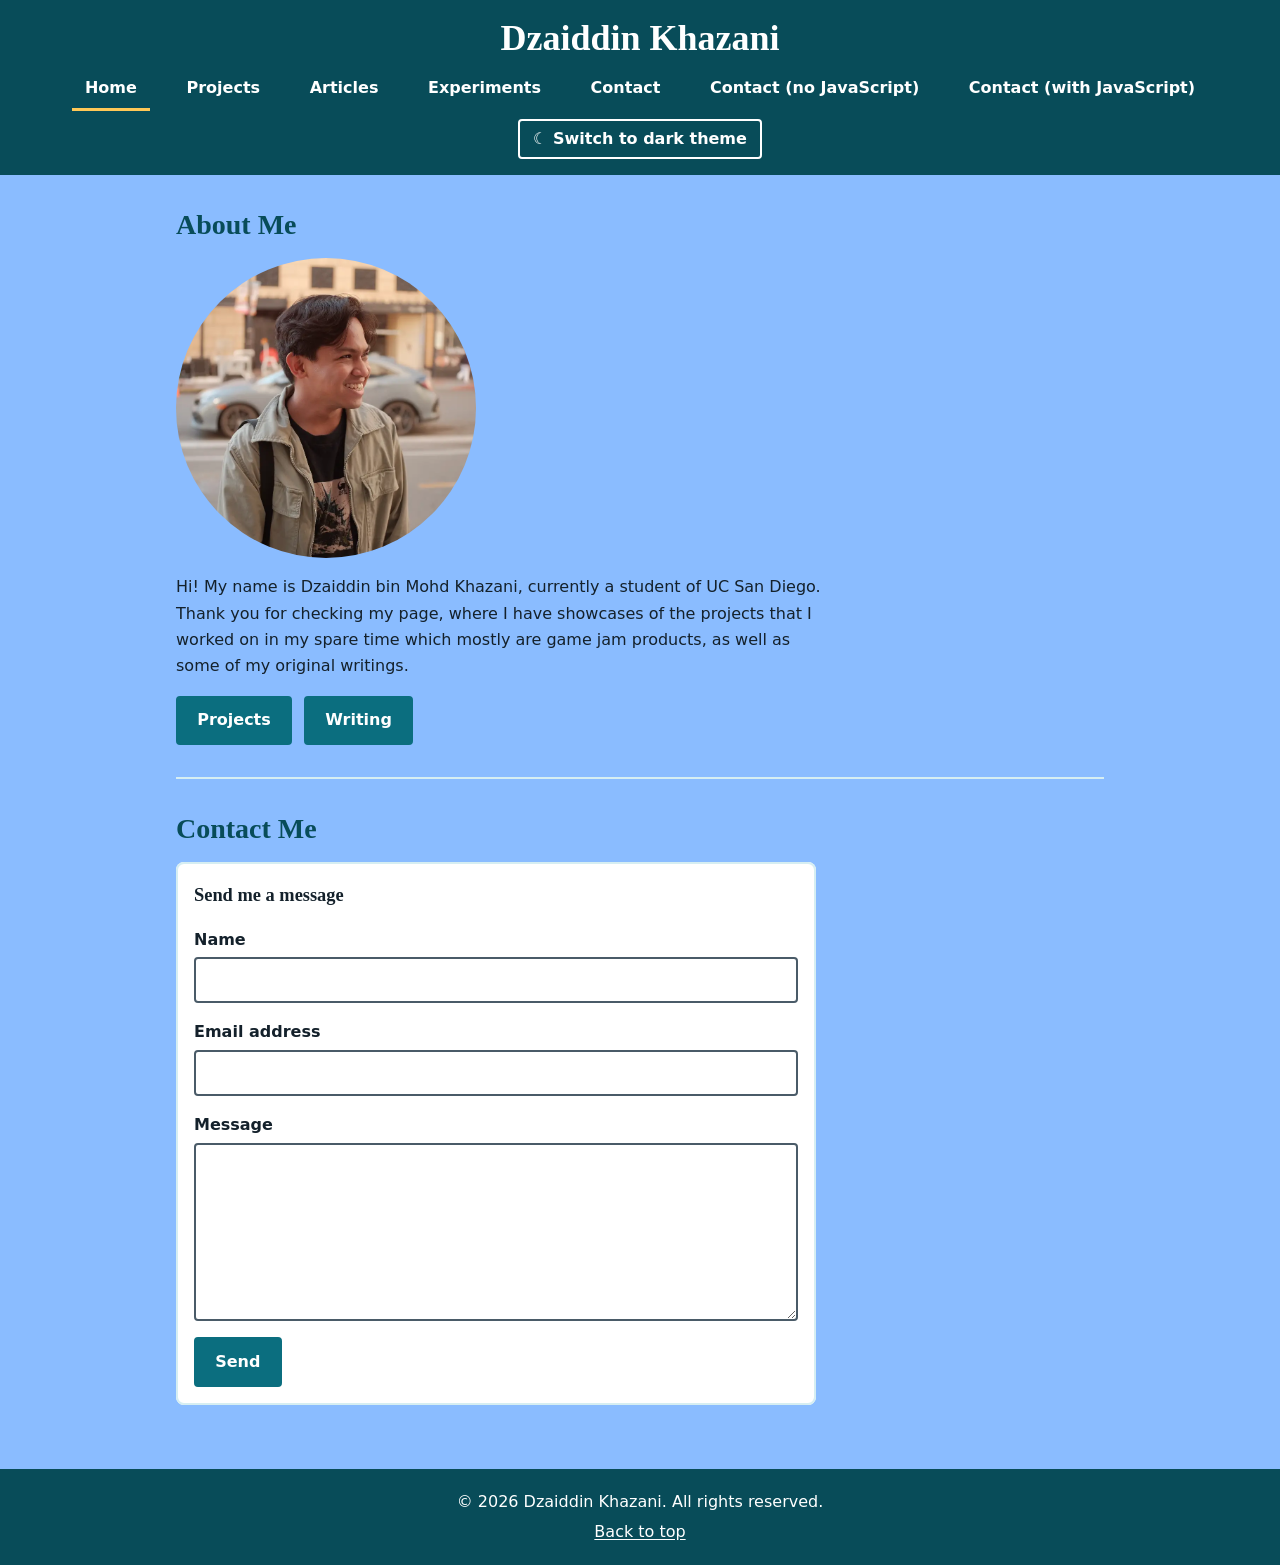
<file: index.html>
<!DOCTYPE html>
<html lang="en">
<head>
  <meta charset="utf-8">
  <meta name="viewport" content="width=device-width, initial-scale=1">
  <meta name="description" content="Portfolio of game projects and media articles.">
  <title>Homepage | Dzaiddin Khazani</title>
  <link rel="icon" href="images/favicon.svg" type="image/svg+xml">
  <link rel="stylesheet" href = "css/style.css">
  <script src="scripts/theme.js"></script>
</head>
<body>

  

  <header><h1>Dzaiddin Khazani</h1>

    <nav aria-label="Primary">
      <ul>
        <li><a href="index.html" aria-current="page">Home</a></li>
        <li><a href="projects/index.html">Projects</a></li>
        <li><a href="articles/index.html">Articles</a></li>
        <li><a href="experiments.html">Experiments</a></li>
        <li><a href="#contact">Contact</a></li>
        <li><a href="form-no-js.html">Contact (no JavaScript)</a></li>
        <li><a href="form-with-js.html">Contact (with JavaScript)</a></li>
      </ul>
    </nav>
  </header>

  <main id="main">

    <section id="about">
      <h2>About Me</h2>

      <picture>
        <source srcset="images/headshot.webp" type="image/webp">
        <img src="images/headshot.jpg" alt="Headshot of Dzaiddin" width="300" height="300">
      </picture>

      <p>
        Hi! My name is Dzaiddin bin Mohd Khazani, currently a student of UC San Diego. Thank you for checking my page, where I have showcases of the projects that I worked on in my spare time which mostly are game jam products, as well as some of my original writings.
      </p>

      <div role="group" aria-label="Explore my work">
        <button type="button">Projects</button>
        <button type="button">Writing</button>
      </div>

    </section>

    <section id="contact">
      <h2>Contact Me</h2>

      <form>
        <fieldset>
          <legend>Send me a message</legend>

          <p>
            <label for="contact-name">Name</label>
            <input type="text" id="contact-name" name="name" autocomplete="name" required>
          </p>

          <p>
            <label for="contact-email">Email address</label>
            <input type="email" id="contact-email" name="email" autocomplete="email" required>
          </p>

          <p>
            <label for="contact-message">Message</label>
            <textarea id="contact-message" name="message" rows="6" cols="40" required></textarea>
          </p>

          <button type="submit">Send</button>
        </fieldset>
      </form>
    </section>
  </main>


  <footer>
    <p>&copy; 2026 Dzaiddin Khazani. All rights reserved.</p>
    <p><a href="#main">Back to top</a></p>
  </footer>

</body>
</html>
</file>
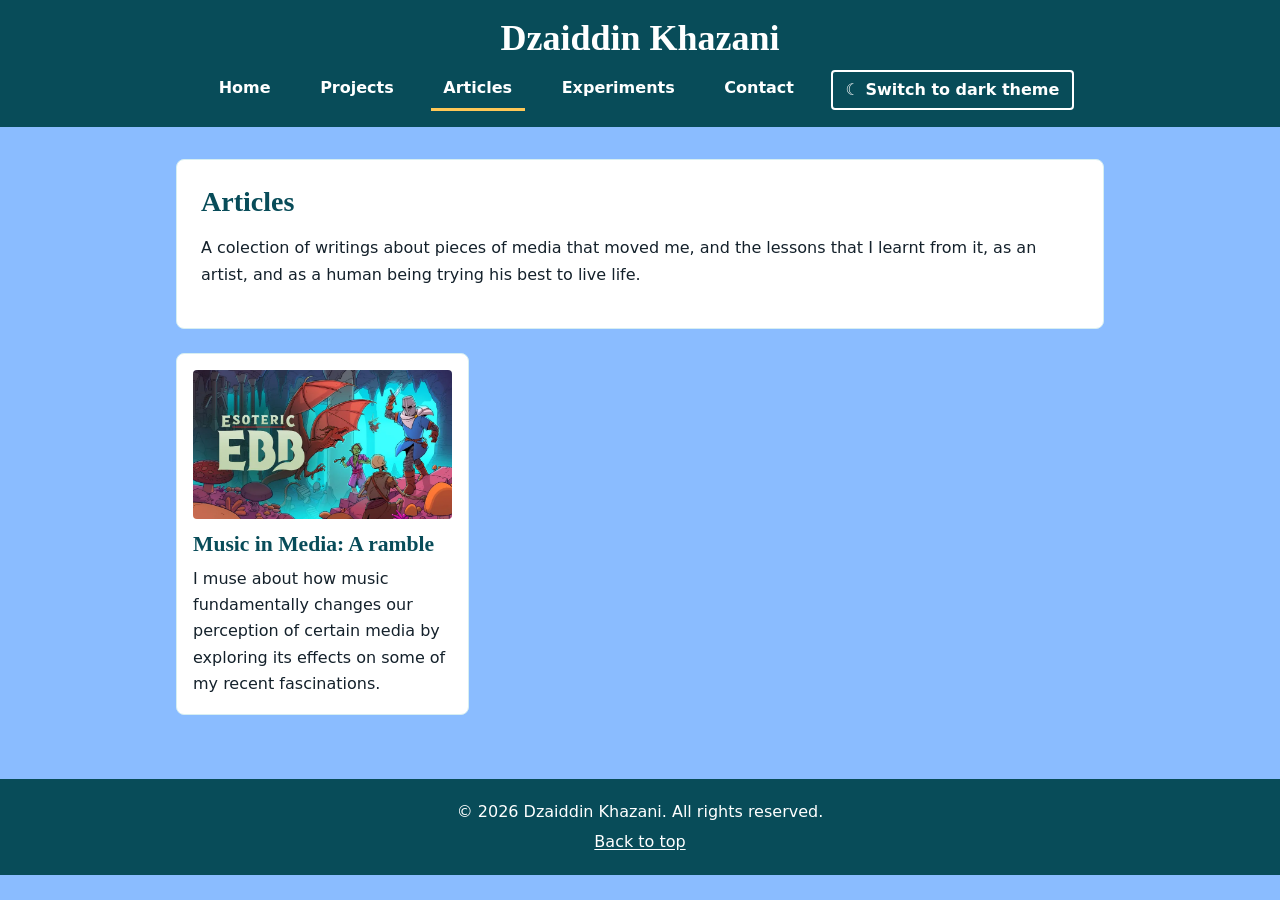
<file: articles/index.html>
<!DOCTYPE html>
<html lang="en">
<head>
  <meta charset="utf-8">
  <meta name="viewport" content="width=device-width, initial-scale=1">
  <meta name="description" content="A collection of my written articles.">
  <title>Articles | Dzaiddin Khazani</title>
  <link rel="icon" href="../images/favicon.svg" type="image/svg+xml">
  <link rel="stylesheet" href="../css/style.css">
  <script src="../scripts/theme.js"></script>
</head>
<body>


  <header>
    <h1>Dzaiddin Khazani</h1>

    <nav aria-label="Primary">
      <ul>
        <li><a href="../index.html">Home</a></li>
        <li><a href="../projects/index.html">Projects</a></li>
        <li><a href="index.html" aria-current="page">Articles</a></li>
        <li><a href="../experiments.html">Experiments</a></li>
        <li><a href="../index.html#contact">Contact</a></li>
      </ul>
    </nav>
  </header>

  <main id="main">
    <section class = "intro">
      <h2><strong>Articles</strong></h2>

      <p>
          A colection of writings about pieces of media that moved me, and the lessons
          that I learnt from it, as an artist, and as a human being trying his best to
          live life.
      </p>
    </section>

    <div class = "card-grid">

    <!-- Each card below points at the template for now; swap in real article pages as you write them -->
    <article class = "card">
      <a href="music-in-media.html">
        <img src="../images/music-in-media.webp" alt="Illustration for Article Title One" width="320" height="180" loading="lazy">
        <h3>Music in Media: A ramble</h3>
      </a>
      <p>I muse about how music fundamentally changes our perception of certain media by exploring its effects on some of my recent fascinations.</p>
    </article>

    </div>

  </main>



  <footer>
    <p>&copy; 2026 Dzaiddin Khazani. All rights reserved.</p>
    <p><a href="#main">Back to top</a></p>
  </footer>

</body>
</html>
</file>
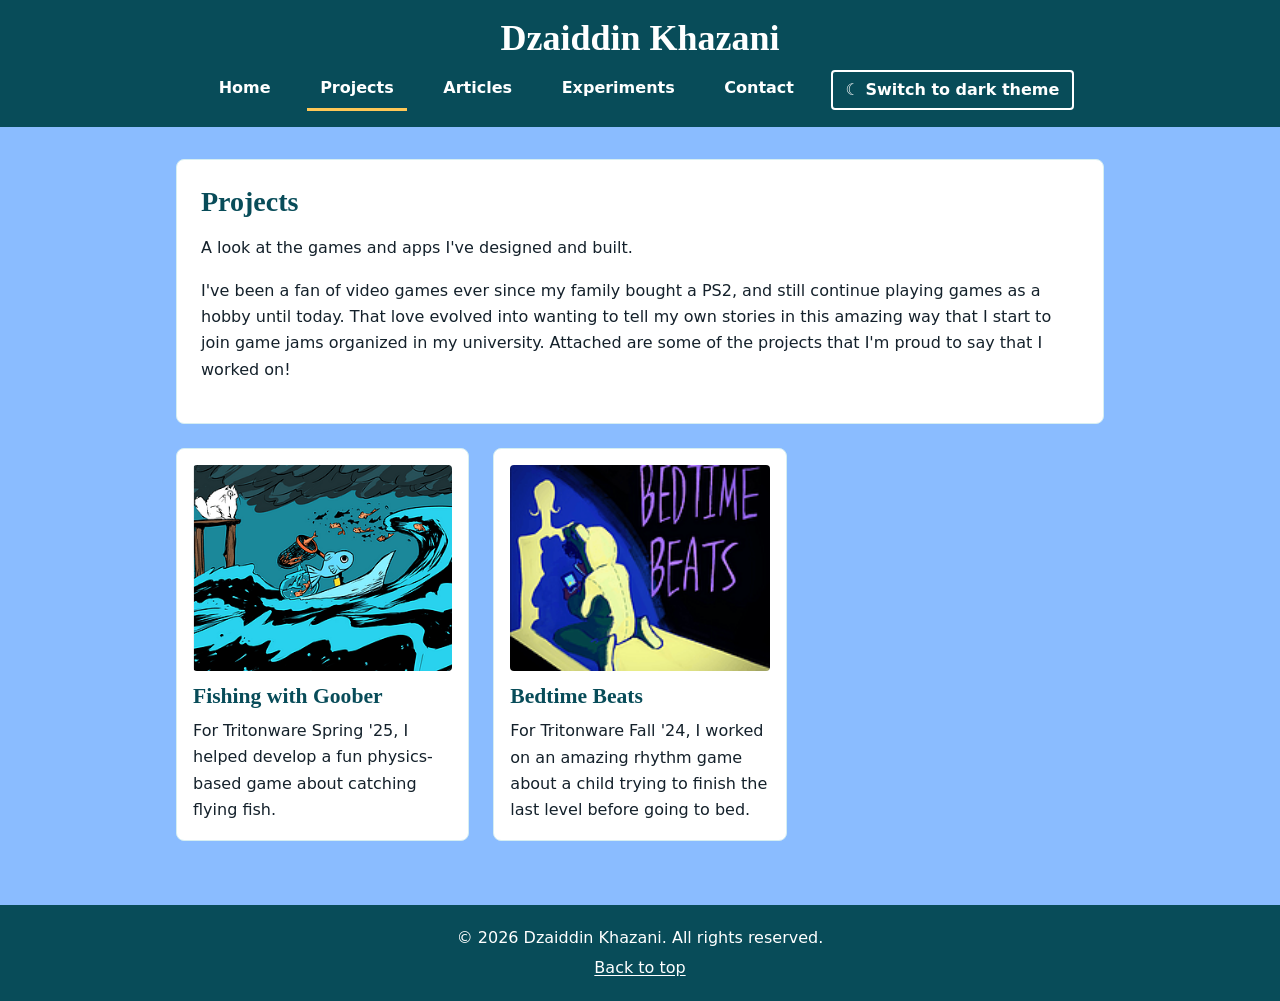
<file: projects/index.html>
<!DOCTYPE html>
<html lang="en">
<head>
  <meta charset="utf-8">
  <meta name="viewport" content="width=device-width, initial-scale=1">
  <meta name="description" content="A collection of my game and app projects.">
  <title>Projects | Dzaiddin Khazani</title>
  <link rel="icon" href="../images/favicon.svg" type="image/svg+xml">
  <link rel="stylesheet" href="../css/style.css">
  <script src="../scripts/theme.js"></script>
</head>

<body>


  <header>
    <h1>Dzaiddin Khazani</h1>

    <nav aria-label="Primary">
      <ul>
        <li><a href="../index.html">Home</a></li>
        <li><a href="index.html" aria-current="page">Projects</a></li>
        <li><a href="../articles/index.html">Articles</a></li>
        <li><a href="../experiments.html">Experiments</a></li>
        <li><a href="../index.html#contact">Contact</a></li>
      </ul>
    </nav>
  </header>

  <main id="main">
    <section class = "intro">
      <h2><strong>Projects</strong></h2>

      <p>A look at the games and apps I've designed and built.</p>

      <p>
        I've been a fan of video games ever since my family bought a PS2, and still continue playing
        games as a hobby until today. That love evolved into wanting to tell my own stories in
        this amazing way that I start to join game jams organized in my university. Attached are some
        of the projects that I'm proud to say that I worked on!
      </p>
    </section>

    <div class = "card-grid">

      <article class = "card">
        <a href="fishing-with-goober.html">
          <img src="../images/fishing-with-goober-thumb.png" alt="Screenshot of Fishing with Goober" width="320" height="180" loading="lazy">
          <h3>Fishing with Goober</h3>
        </a>
        <p>For Tritonware Spring '25, I helped develop a fun physics-based game about catching flying fish.</p>
      </article>

      <article class = "card">
        <a href="bedtime-beats.html">
          <img src="../images/bedtime-beats-thumb.png" alt="Screenshot of Bedtime Beats" width="320" height="180" loading="lazy">
          <h3>Bedtime Beats</h3>
        </a>
        <p>For Tritonware Fall '24, I worked on an amazing rhythm game about a child trying to finish the last level before going to bed.</p>
      </article>

  </div>

  </main>


  <footer>
    <p>&copy; 2026 Dzaiddin Khazani. All rights reserved.</p>
    <p><a href="#main">Back to top</a></p>
  </footer>

</body>
</html>
</file>
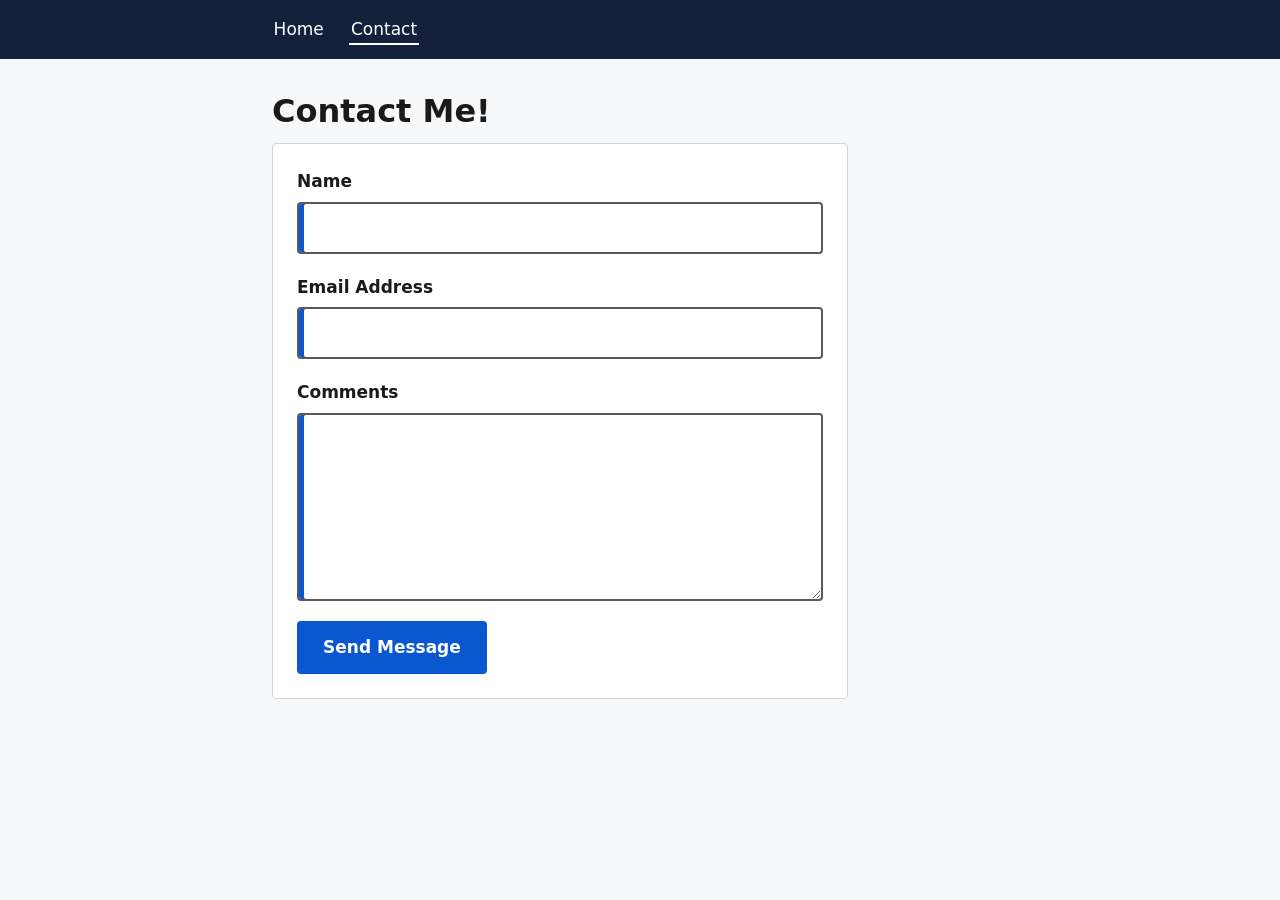
<file: form-no-js.html>
<!DOCTYPE html>
<html lang = "en">
<head>
    <meta charset="utf-8">
    <meta name="viewport" content = "width=device-width, initial-scale=1">
    <link rel="stylesheet" href="/css/part1.css">
    <title>
        Contact (No Javascript) | My Portfolio
    </title>
</head>
<body>
    <header>
        <nav aria-label="Main">
            <ul>
                <li> <a href="index.html">Home</a> </li>
                <li> <a href="form-no-js.html" aria-current="page">Contact</a></li>
            </ul>
        </nav>
    </header>

    <main>
        <h1>Contact Me!</h1>

        <form class = "contact-form" action="https://httpbin.org/post" method = "post">

            <div class = "form-field">
                <label for = "name">Name</label>
                <input type="text" id = "name" name ="name" autocomplete="name" required
                minlength ="1" maxlength="100">
            </div>

            <div class = "form-field">
                <label for="email">Email Address</label>
                <input type="email" id = "email" name = "email" autocomplete="email" required>
            </div>

            <div class = "form-field">
                <label for="comments">Comments</label>
                <textarea id = "comments" name="comments" rows="6" required minlength="10"
                maxlength="1000"></textarea>
            </div>

            <input type ="hidden" name="possible_bot" value="true">

            <button type="submit">Send Message</button>
        </form>
    </main>
</body>
</html>
</file>
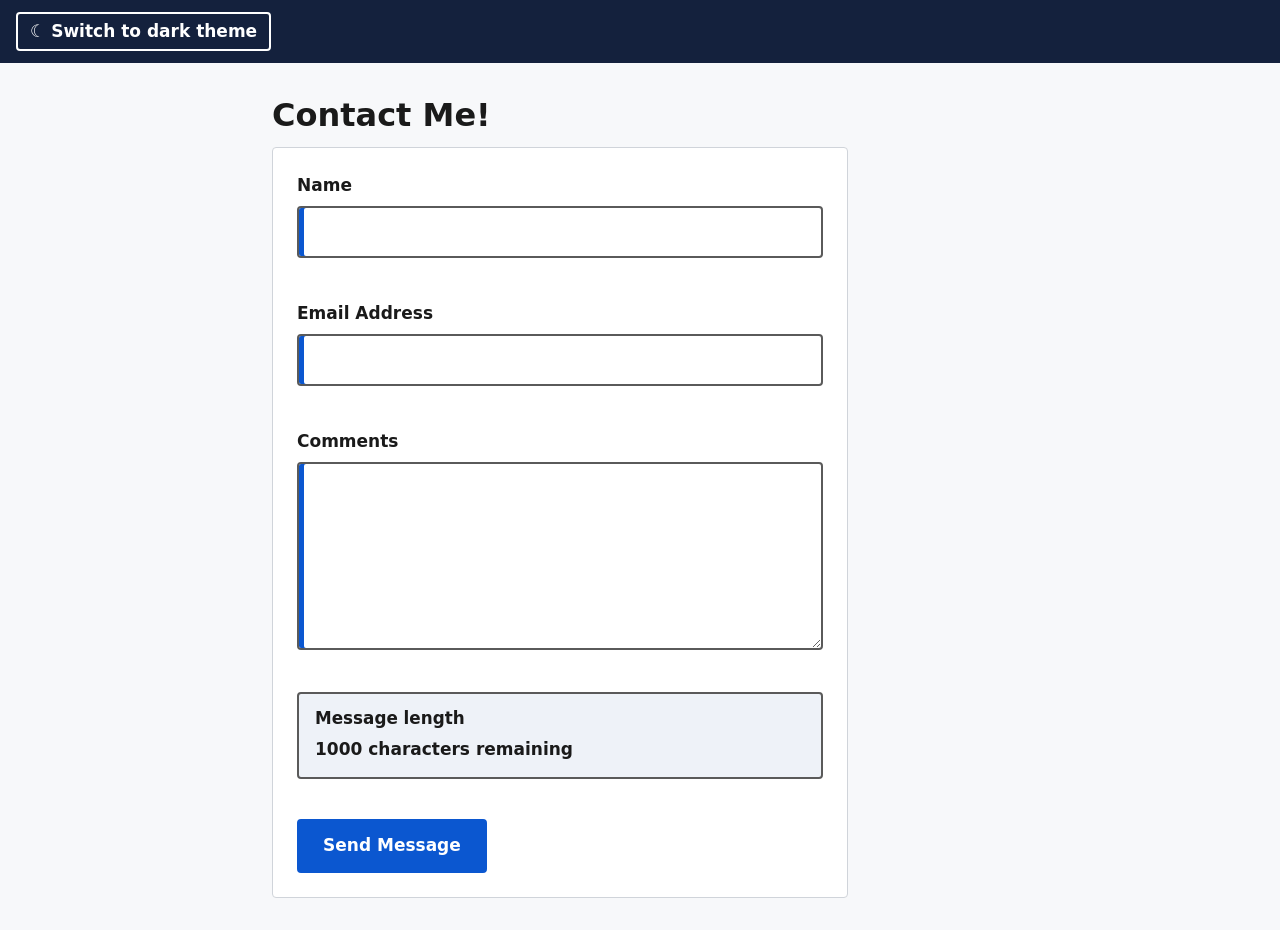
<file: form-with-js.html>
<!DOCTYPE html>
<html lang='en'>
<head>
    <meta charset="utf-8">
    <meta name="viewport" content = "width=device-width, initial-scale = 1">
    <title>Contact(With Javascript)</title>
    <link rel="stylesheet" href="css/part1.css">
    <script src = "/form.js" defer></script>
    <script src="scripts/theme.js"></script>
</head>
<body>
    <header>
        <nav aria-label="Main"></nav>
    </header>

    <main>
        <h1>Contact Me!</h1>

        <form class="contact-form" action="https://httpbin.org/post" method="post" aria aria-describedby="form-help">
            <div class = "form-field">
                <label for = "name">Name</label>
                <input type="text" id = "name" name ="name" autocomplete="name" required
                minlength ="1" maxlength="100">
                <p class = "field=error" id="name-error"></p>
            </div>

            <div class = "form-field">
                <label for="email">Email Address</label>
                <input type="email" id = "email" name = "email" autocomplete="email" required>
                <p class = "field=error" id="email-error"></p>
            </div>

            <div class = "form-field">
                <label for="comments">Comments</label>
                <textarea id = "comments" name="comments" rows="6" required minlength="10"
                maxlength="1000"></textarea>
                <p class = "field=error" id="comments-error"></p>
            </div>
        
            <section id="info-area" class="info-area js-only" aria-labelledby="info-heading"
            data-state="normal" hidden>
                
                <h2 id="info-heading">Message length</h2>
                <p id = "char-count" class ="char-count"></p>
                <p id = "length-warning" class="length-warning" role="status"></p>        
            </section>

            <div id="error-area" class="js-only" aria-live="polite" hidden >
                <div id = "error-panel" class="error-panel" hidden>
                    <h2 id="error-heading">Error detected. Please fix.</h2>
                    <ul id = "error-list"></ul>
                </div>
            </div>

            <input type ="hidden" name="possible_bot" value="true">

            <button type="submit">Send Message</button>
        </form>
    </main>
</body>
</html>
</file>
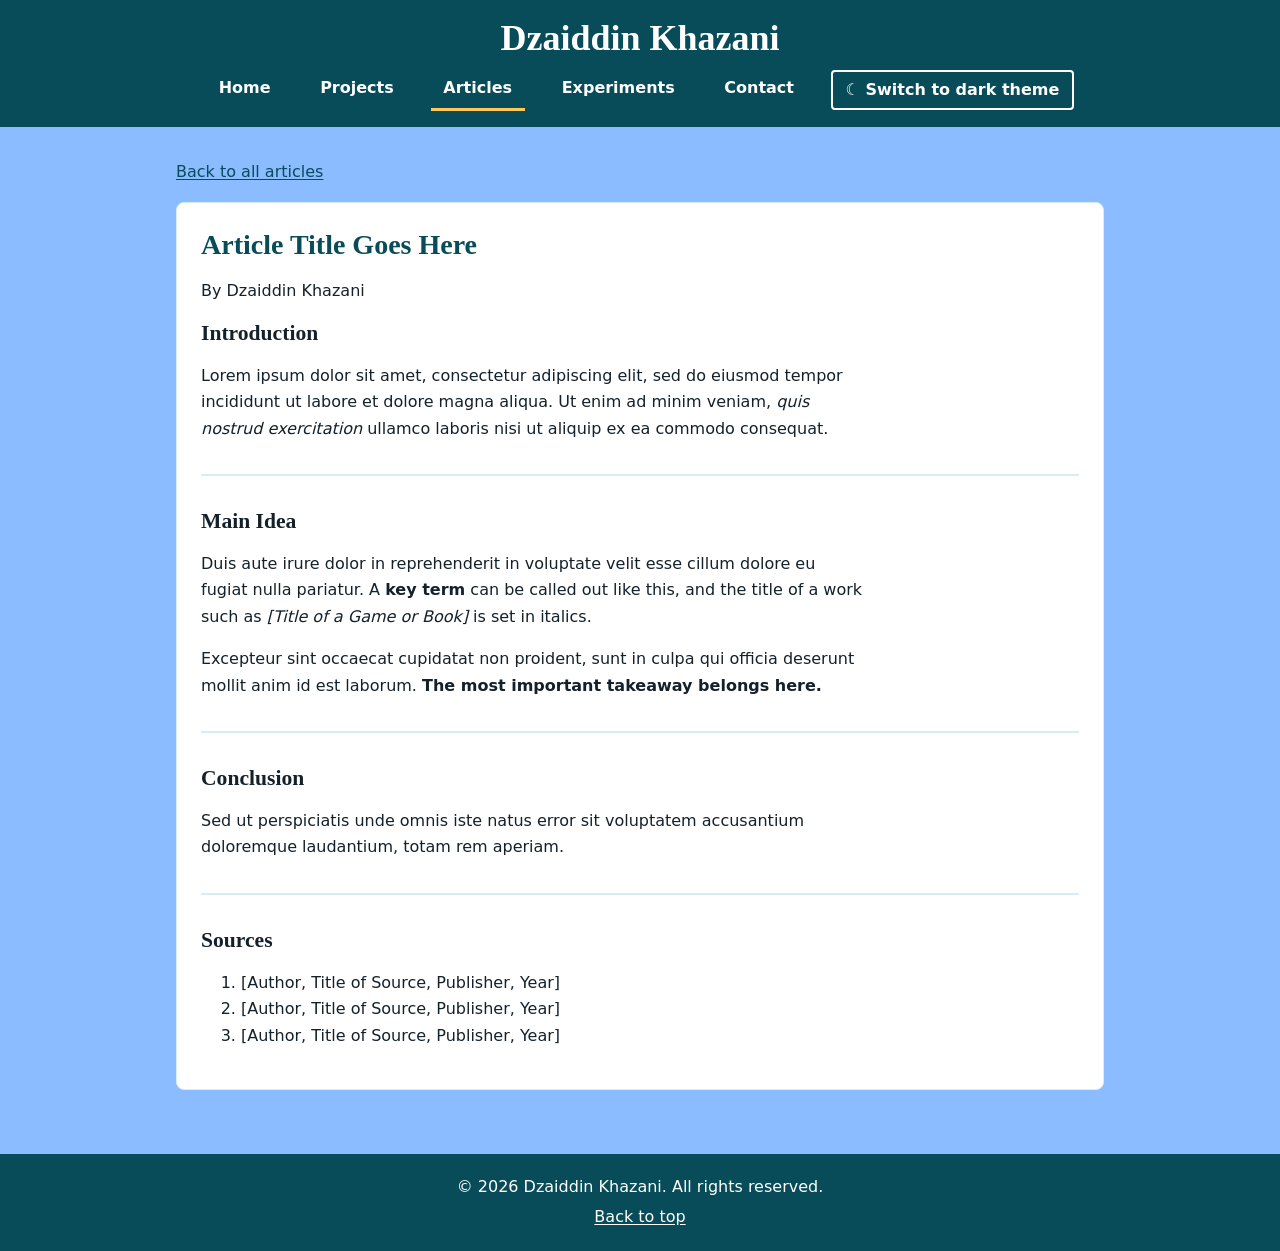
<file: articles/articles_template.html>
<!DOCTYPE html>
<html lang="en">
<head>
  <meta charset="utf-8">
  <meta name="viewport" content="width=device-width, initial-scale=1">
  <meta name="description" content="Article template: a reusable layout for my written pieces.">
  <title>[Article Title] | Dzaiddin Khazani</title>
  <link rel="icon" href="../images/favicon.svg" type="image/svg+xml">
  <link rel="stylesheet" href="../css/style.css">
  <script src="../scripts/theme.js"></script>
</head>
<body>


  <header>
    <h1>Dzaiddin Khazani</h1>

    <nav aria-label="Primary">
      <ul>
        <li><a href="../index.html">Home</a></li>
        <li><a href="../projects/index.html">Projects</a></li>
        <li><a href="index.html" aria-current="page">Articles</a></li>
        <li><a href="../experiments.html">Experiments</a></li>
        <li><a href="../index.html#contact">Contact</a></li>
      </ul>
    </nav>
  </header>

  <main id="main">
    <p><a href="index.html">Back to all articles</a></p>

    <article>
      <header>
        <h2>Article Title Goes Here</h2>
        <p>
          By Dzaiddin Khazani
        </p>
      </header>

      <section>
        <h3>Introduction</h3>
        <p>
          Lorem ipsum dolor sit amet, consectetur adipiscing elit, sed do
          eiusmod tempor incididunt ut labore et dolore magna aliqua. Ut enim
          ad minim veniam, <em>quis nostrud exercitation</em> ullamco laboris
          nisi ut aliquip ex ea commodo consequat.
        </p>
      </section>

      <section>
        <h3>Main Idea</h3>
        <p>
          Duis aute irure dolor in reprehenderit in voluptate velit esse
          cillum dolore eu fugiat nulla pariatur. A <b>key term</b> can be
          called out like this, and the title of a work such as
          <i>[Title of a Game or Book]</i> is set in italics.
        </p>
        <p>
          Excepteur sint occaecat cupidatat non proident, sunt in culpa qui
          officia deserunt mollit anim id est laborum.
          <strong>The most important takeaway belongs here.</strong>
        </p>
      </section>

      <section>
        <h3>Conclusion</h3>
        <p>
          Sed ut perspiciatis unde omnis iste natus error sit voluptatem
          accusantium doloremque laudantium, totam rem aperiam.
        </p>
      </section>

      <section>
        <h3>Sources</h3>
        <ol>
          <li>[Author, Title of Source, Publisher, Year]</li>
          <li>[Author, Title of Source, Publisher, Year]</li>
          <li>[Author, Title of Source, Publisher, Year]</li>
        </ol>
      </section>
    </article>
  </main>

  <footer>
    <p>&copy; 2026 Dzaiddin Khazani. All rights reserved.</p>
    <p><a href="#main">Back to top</a></p>
  </footer>

</body>
</html>
</file>
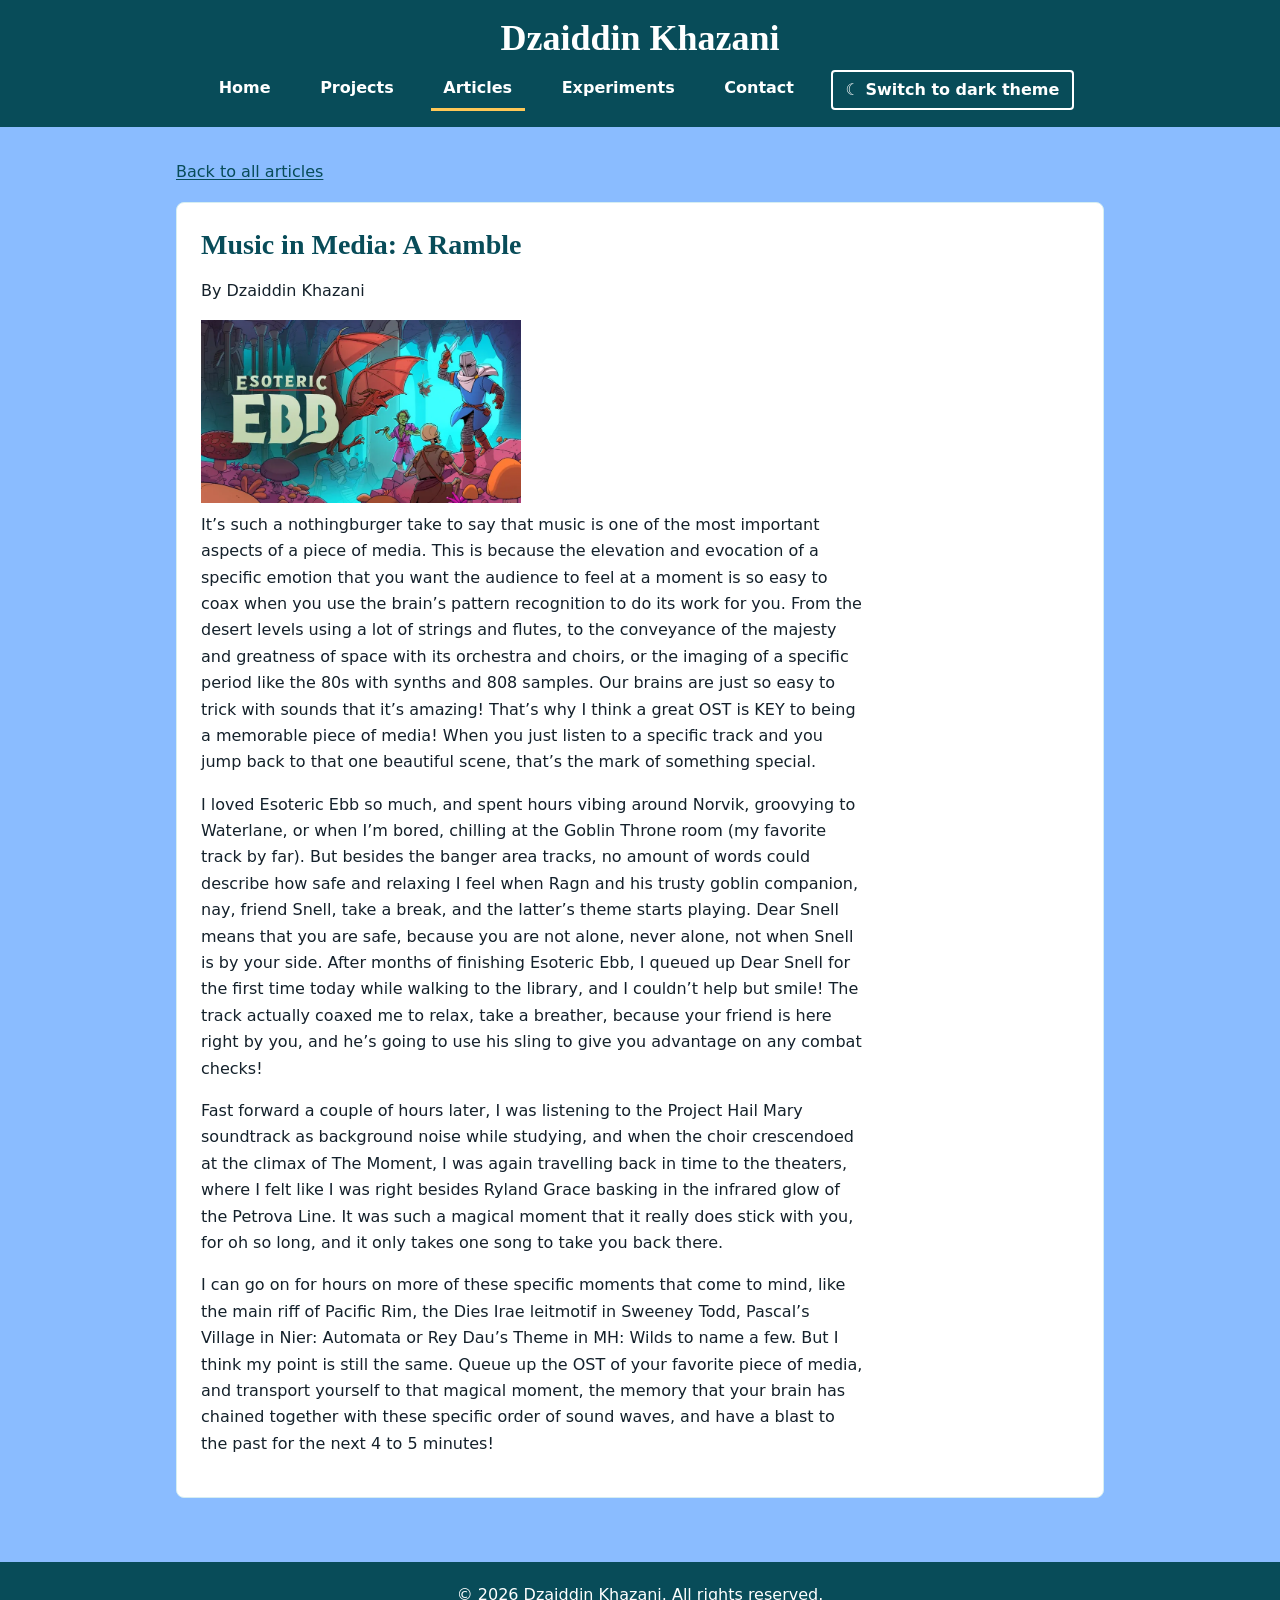
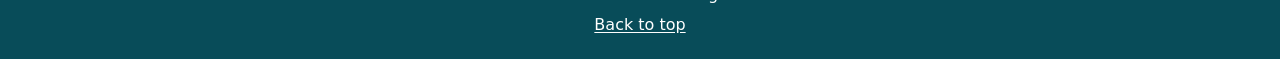
<file: articles/music-in-media.html>
<!DOCTYPE html>
<html lang="en">
<head>
  <meta charset="utf-8">
  <meta name="viewport" content="width=device-width, initial-scale=1">
  <meta name="description" content="Article template: a reusable layout for my written pieces.">
  <title>Music in Media | Dzaiddin Khazani</title>
  <link rel="icon" href="../images/favicon.svg" type="image/svg+xml">
  <link rel="stylesheet" href="../css/style.css">
  <script src="../scripts/theme.js"></script>
</head>
<body>


  <header>
    <h1>Dzaiddin Khazani</h1>

    <nav aria-label="Primary">
      <ul>
        <li><a href="../index.html">Home</a></li>
        <li><a href="../projects/index.html">Projects</a></li>
        <li><a href="index.html" aria-current="page">Articles</a></li>
        <li><a href="../experiments.html">Experiments</a></li>
        <li><a href="../index.html#contact">Contact</a></li>
      </ul>
    </nav>
  </header>

  <main id="main">
    <p><a href="index.html">Back to all articles</a></p>

    <article>
      <header>
        <h2>Music in Media: A Ramble</h2>
        <p>
          By Dzaiddin Khazani
        </p>
      </header>

      <img src="../images/music-in-media.webp" alt="Illustration for Article Title One" width="320" height="180" loading="lazy">

      <section>
        <div></div>
        <p>It’s such a nothingburger take to say that music is one of the most important aspects of a piece of media. This is because the elevation and evocation of a specific emotion that you want the audience to feel at a moment is so easy to coax when you use the brain’s pattern recognition to do its work for you. From the desert levels using a lot of strings and flutes, to the conveyance of the majesty and greatness of space with its orchestra and choirs, or the imaging of a specific period like the 80s with synths and 808 samples. Our brains are just so easy to trick with sounds that it’s amazing! That’s why I think a great OST is KEY to being a memorable piece of media! When you just listen to a specific track and you jump back to that one beautiful scene, that’s the mark of something special. </p>

        <p>I loved Esoteric Ebb so much, and spent hours vibing around Norvik, groovying to Waterlane, or when I’m bored, chilling at the Goblin Throne room (my favorite track by far). But besides the banger area tracks, no amount of words could describe how safe and relaxing I feel when Ragn and his trusty goblin companion, nay, friend Snell, take a break, and the latter’s theme starts playing. Dear Snell means that you are safe, because you are not alone, never alone, not when Snell is by your side. After months of finishing Esoteric Ebb, I queued up Dear Snell for the first time today while walking to the library, and I couldn’t help but smile! The track actually coaxed me to relax, take a breather, because your friend is here right by you, and he’s going to use his sling to give you advantage on any combat checks! </p>

        <p>Fast forward a couple of hours later, I was listening to the Project Hail Mary soundtrack as background noise while studying, and when the choir crescendoed at the climax of The Moment, I was again travelling back in time to the theaters, where I felt like I was right besides Ryland Grace basking in the infrared glow of the Petrova Line. It was such a magical moment that it really does stick with you, for oh so long, and it only takes one song to take you back there.</p>

        <p>I can go on for hours on more of these specific moments that come to mind, like the main riff of Pacific Rim, the Dies Irae leitmotif in Sweeney Todd, Pascal’s Village in Nier: Automata or Rey Dau’s Theme in MH: Wilds to name a few. But I think my point is still the same. Queue up the OST of your favorite piece of media, and transport yourself to that magical moment, the memory that your brain has chained together with these specific order of sound waves, and have a blast to the past for the next 4 to 5 minutes!</p>



        
      </section>
    </article>
  </main>

  <footer>
    <p>&copy; 2026 Dzaiddin Khazani. All rights reserved.</p>
    <p><a href="#main">Back to top</a></p>
  </footer>

</body>
</html>
</file>
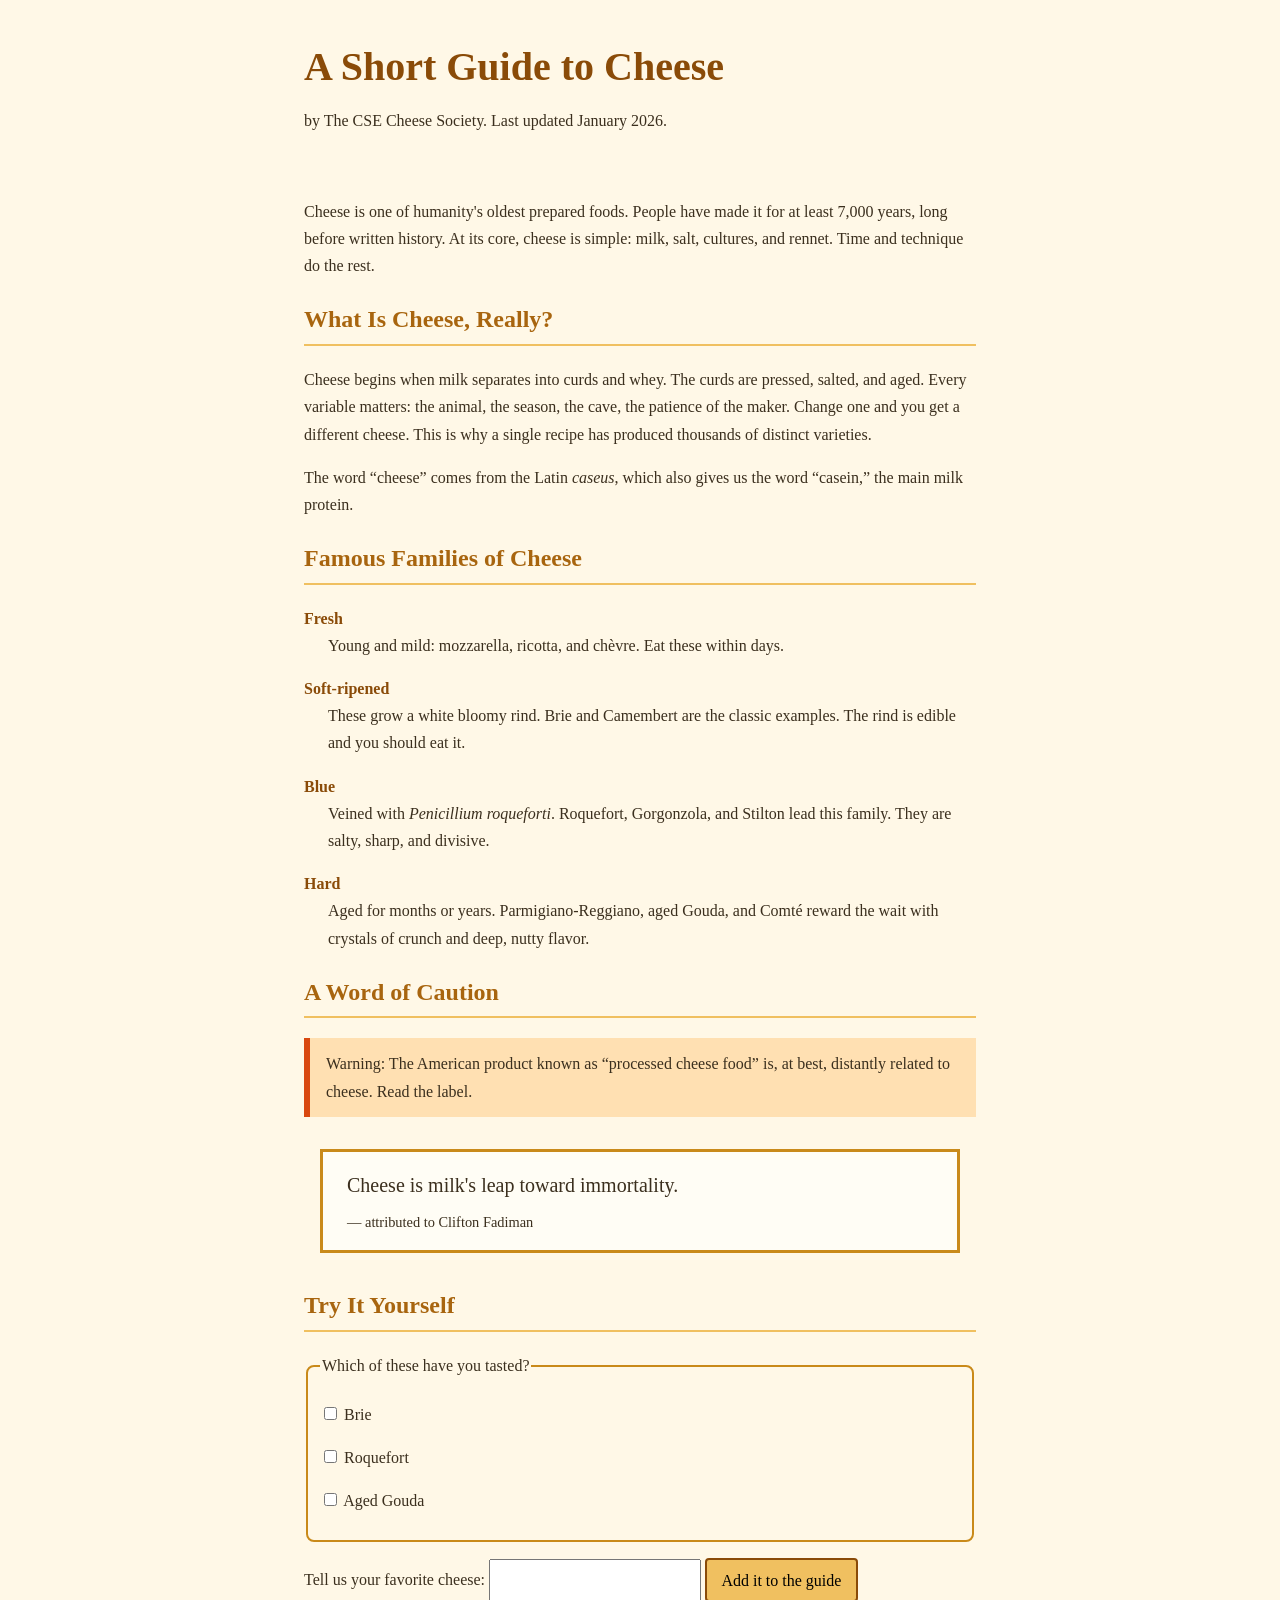
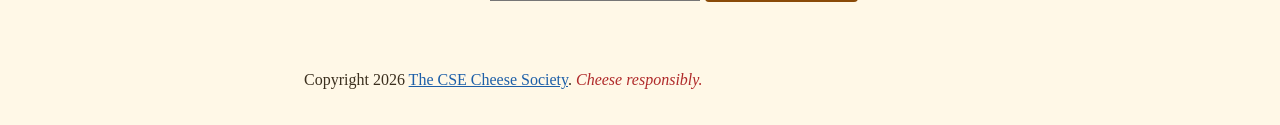
<file: part1/cheese.html>
<!DOCTYPE html>
<html lang="en">
<head>
  <meta charset="UTF-8">
  <meta name="viewport" content="width=device-width, initial-scale=1">
  <title>A Short Guide to Cheese</title>
  <link rel="stylesheet" href = "cheese.css">
</head>
<body>
  <header>
    <h1>A Short Guide to Cheese</h1>
    <p>by The CSE Cheese Society. Last updated <time datetime="2026-01">January 2026</time>.</p>
  </header>

  <main>
    <article>
      <p>Cheese is one of humanity's oldest prepared foods. People have made
      it for at least 7,000 years, long before written history. At its core,
      cheese is simple: milk, salt, cultures, and rennet. Time and technique
      do the rest.</p>

      <section>
        <h2>What Is Cheese, Really?</h2>
        <p>Cheese begins when milk separates into curds and whey. The curds
        are pressed, salted, and aged. Every variable matters: the animal,
        the season, the cave, the patience of the maker. Change one and you
        get a different cheese. This is why a single recipe has produced
        thousands of distinct varieties.</p>
        <p>The word <q>cheese</q> comes from the Latin
        <span class="latin" lang="la">caseus</span>, which also gives us the word
        <q>casein,</q> the main milk protein.</p>
      </section>

      <section>
        <h2>Famous Families of Cheese</h2>

        <dl>
          <dt>Fresh</dt>
          <dd>Young and mild: mozzarella, ricotta, and
          <span lang="fr">chèvre</span>. Eat these within days.</dd>

          <dt>Soft-ripened</dt>
          <dd>These grow a white bloomy rind. Brie and Camembert are the
          classic examples. The rind is edible and you should eat it.</dd>

          <dt>Blue</dt>
          <dd>Veined with <span class="latin" lang="la">Penicillium
          roqueforti</span>. Roquefort, Gorgonzola, and Stilton lead this
          family. They are salty, sharp, and divisive.</dd>

          <dt>Hard</dt>
          <dd>Aged for months or years. Parmigiano-Reggiano, aged Gouda,
          and <span lang="fr">Comté</span> reward the wait with crystals
          of crunch and deep, nutty flavor.</dd>
        </dl>
      </section>

      <section>
        <h2>A Word of Caution</h2>
        <p id="warning">Warning: The American product known as
        <q>processed cheese food</q> is, at best, distantly related to
        cheese. Read the label.</p>

        <blockquote>
          <p>Cheese is milk's leap toward immortality.</p>
          <footer>— attributed to Clifton Fadiman</footer>
        </blockquote>
      </section>

      <section>
        <h2>Try It Yourself</h2>
        <form>
          <fieldset>
            <legend>Which of these have you tasted?</legend>
            <p><input type="checkbox" id="c-brie" name="tasted" value="brie">
               <label for="c-brie">Brie</label></p>
            <p><input type="checkbox" id="c-roquefort" name="tasted" value="roquefort">
               <label for="c-roquefort">Roquefort</label></p>
            <p><input type="checkbox" id="c-gouda" name="tasted" value="gouda">
               <label for="c-gouda">Aged Gouda</label></p>
          </fieldset>
          <p>
            <label for="fav">Tell us your favorite cheese:</label>
            <input type="text" id="fav" name="favorite">
            <button type="submit">Add it to the guide</button>
          </p>
        </form>
      </section>
    </article>
  </main>
  <footer>
    <p>Copyright 2026 <a href="https://example.com/cheese-society">The CSE
    Cheese Society</a>. <em>Cheese responsibly.</em></p>
  </footer>
</body>
</html>
</file>
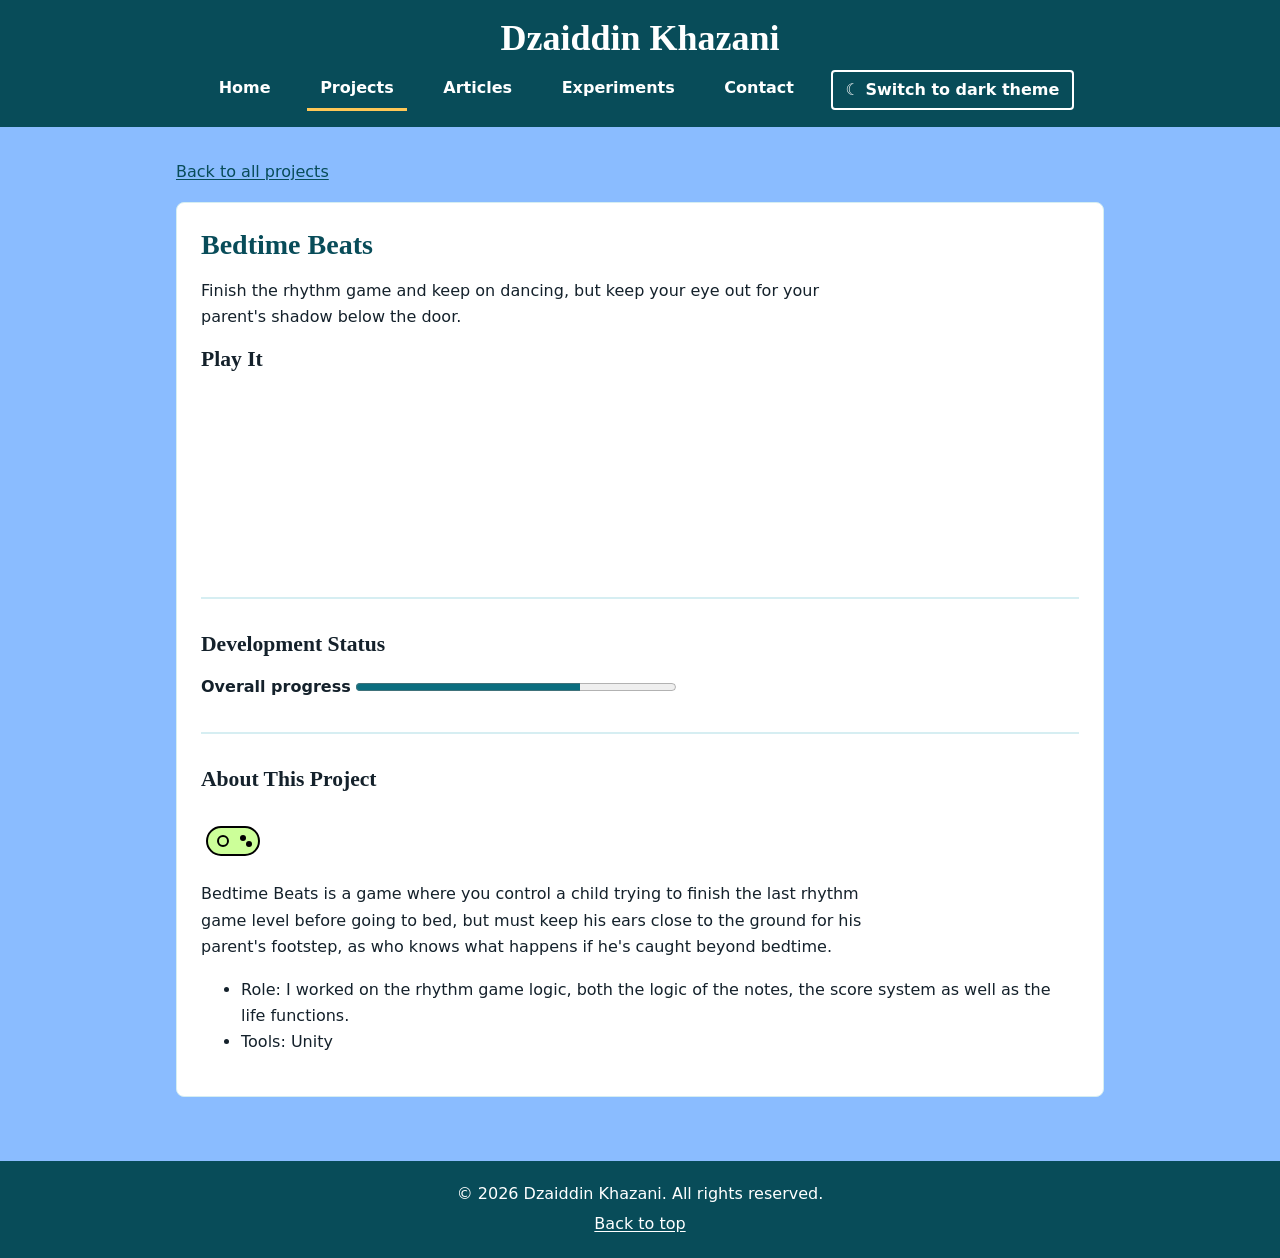
<file: projects/bedtime-beats.html>
<!DOCTYPE html>
<html lang="en">
<head>
  <meta charset="utf-8">
  <meta name="viewport" content="width=device-width, initial-scale=1">
  <meta name="description" content="Project template: a reusable layout for my project pages.">
  <title>Bedtime Beats | Dzaiddin Khazani</title>
  <link rel="icon" href="../images/favicon.svg" type="image/svg+xml">
  <link rel="stylesheet" href="../css/style.css">
  <script src="../scripts/theme.js"></script>
</head>
<body>


  <header>
    <h1>Dzaiddin Khazani</h1>

    <nav aria-label="Primary">
      <ul>
        <li><a href="../index.html">Home</a></li>
        <li><a href="index.html" aria-current="page">Projects</a></li>
        <li><a href="../articles/index.html">Articles</a></li>
        <li><a href="../experiments.html">Experiments</a></li>
        <li><a href="../index.html#contact">Contact</a></li>
      </ul>
    </nav>
  </header>

  <main id="main">
    <p><a href="index.html">Back to all projects</a></p>

    <article>
      <header>
        <h2>Bedtime Beats</h2>
        <p>Finish the rhythm game and keep on dancing, but keep your eye out for your parent's shadow below the door.</p>
      </header>

      <section>
        <h3>Play It</h3>
        <iframe height="167" width="552" frameborder="0" src="https://itch.io/embed/3056432"></iframe>

        <noscript>
          <p>JavaScript is needed to play the embedded demo. Please enable it or visit the itch.io page directly.</p>
        </noscript>
      </section>

      <section>
        <h3>Development Status</h3>
        <p>
          <label for="dev-progress">Overall progress</label>
          <progress id="dev-progress" value="70" max="100">70%</progress>
        </p>
      </section>

      <section>
        <h3>About This Project</h3>
        <svg width="64" height="64" viewBox="0 0 64 64" role="img" aria-labelledby="platform-icon-title">
          <title id="platform-icon-title">Game controller icon</title>
          <rect x="6" y="18" width="52" height="28" rx="14" fill="#ccff99" stroke="black" stroke-width="2"/>
          <circle cx="22" cy="32" r="5" fill="none" stroke="black" stroke-width="2"/>
          <circle cx="42" cy="29" r="3" fill="black"/>
          <circle cx="48" cy="35" r="3" fill="black"/>
        </svg>
        <p>
          Bedtime Beats is a game where you control a child trying to finish the last rhythm game level before going to bed, but must keep
          his ears close to the ground for his parent's footstep, as who knows what happens if he's caught beyond bedtime.
        </p>
        <ul>
          <li>Role: I worked on the rhythm game logic, both the logic of the notes, the score system as well as the life functions.</li>
          <li>Tools: Unity</li>
        </ul>
      </section>

    </article>
  </main>

  <footer>
    <p>&copy; 2026 Dzaiddin Khazani. All rights reserved.</p>
    <p><a href="#main">Back to top</a></p>
  </footer>

</body>
</html>
</file>
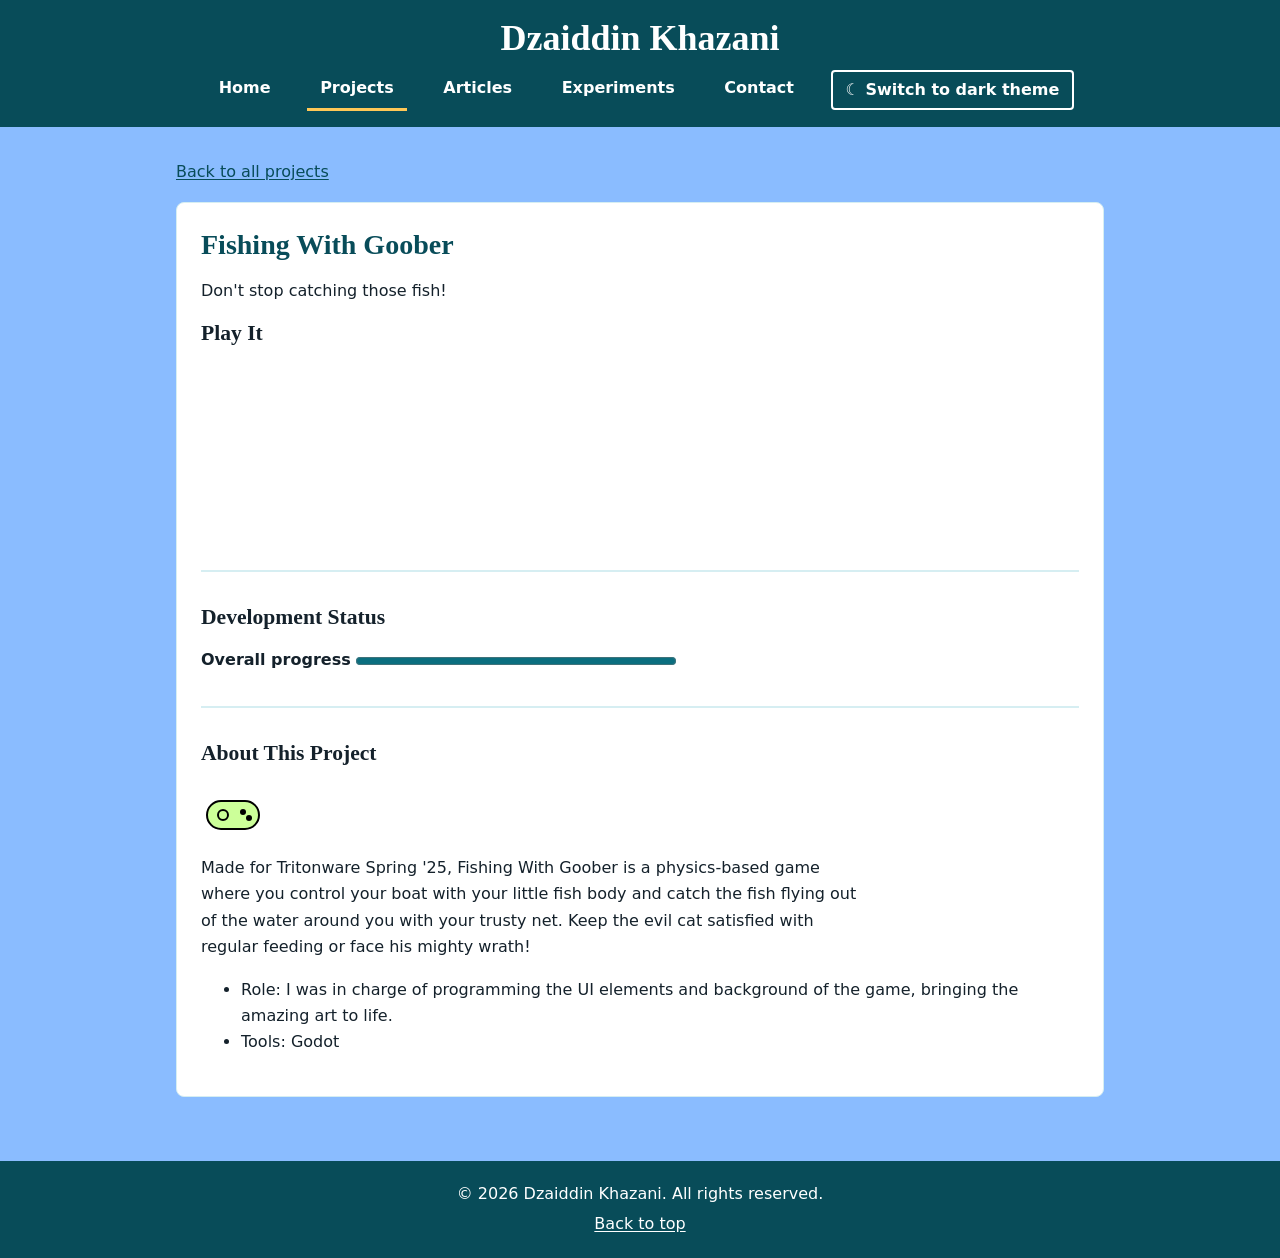
<file: projects/fishing-with-goober.html>
<!DOCTYPE html>
<html lang="en">
<head>
  <meta charset="utf-8">
  <meta name="viewport" content="width=device-width, initial-scale=1">
  <meta name="description" content="Project template: a reusable layout for my project pages.">
  <title>Fishing With Goober | Dzaiddin Khazani</title>
  <link rel="icon" href="../images/favicon.svg" type="image/svg+xml">
  <link rel="stylesheet" href="../css/style.css">
  <script src="../scripts/theme.js"></script>
</head>
<body>


  <header>
    <h1>Dzaiddin Khazani</h1>

    <nav aria-label="Primary">
      <ul>
        <li><a href="../index.html">Home</a></li>
        <li><a href="index.html" aria-current="page">Projects</a></li>
        <li><a href="../articles/index.html">Articles</a></li>
        <li><a href="../experiments.html">Experiments</a></li>
        <li><a href="../index.html#contact">Contact</a></li>
      </ul>
    </nav>
  </header>

  <main id="main">
    <p><a href="index.html">Back to all projects</a></p>

    <article>
      <header>
        <h2>Fishing With Goober</h2>
        <p> Don't stop catching those fish!
        </p>
      </header>

      <section>
        <h3>Play It</h3>
        <!-- Replace the src with the embed URL from your itch.io project page -->
        <iframe width="552" height="167" frameborder="0" src="https://itch.io/embed/3485278"></iframe>
        
        <noscript>
          <p>JavaScript is needed to play the embedded demo. Please enable it or visit the itch.io page directly.</p>
        </noscript>
      </section>

      <section>
        <h3>Development Status</h3>
        <p>
          <label for="dev-progress">Overall progress</label>
          <progress id="dev-progress" value="100" max="100">100%</progress>
        </p>
      </section>

      <section>
        <h3>About This Project</h3>
        <svg width="64" height="64" viewBox="0 0 64 64" role="img" aria-labelledby="platform-icon-title">
          <title id="platform-icon-title">Game controller icon</title>
          <rect x="6" y="18" width="52" height="28" rx="14" fill="#ccff99" stroke="black" stroke-width="2"/>
          <circle cx="22" cy="32" r="5" fill="none" stroke="black" stroke-width="2"/>
          <circle cx="42" cy="29" r="3" fill="black"/>
          <circle cx="48" cy="35" r="3" fill="black"/>
        </svg>
        <p>
          Made for Tritonware Spring '25, Fishing With Goober is a physics-based game where you control your boat with your little fish
          body and catch the fish flying out of the water around you with your trusty net. Keep the evil cat satisfied with regular feeding
          or face his mighty wrath!
        </p>
        <ul>
          <li>Role: I was in charge of programming the UI elements and background of the game, bringing the amazing art to life.</li>
          <li>Tools: Godot</li>
        </ul>
      </section>

    </article>
  </main>

  <footer>
    <p>&copy; 2026 Dzaiddin Khazani. All rights reserved.</p>
    <p><a href="#main">Back to top</a></p>
  </footer>

</body>
</html>
</file>
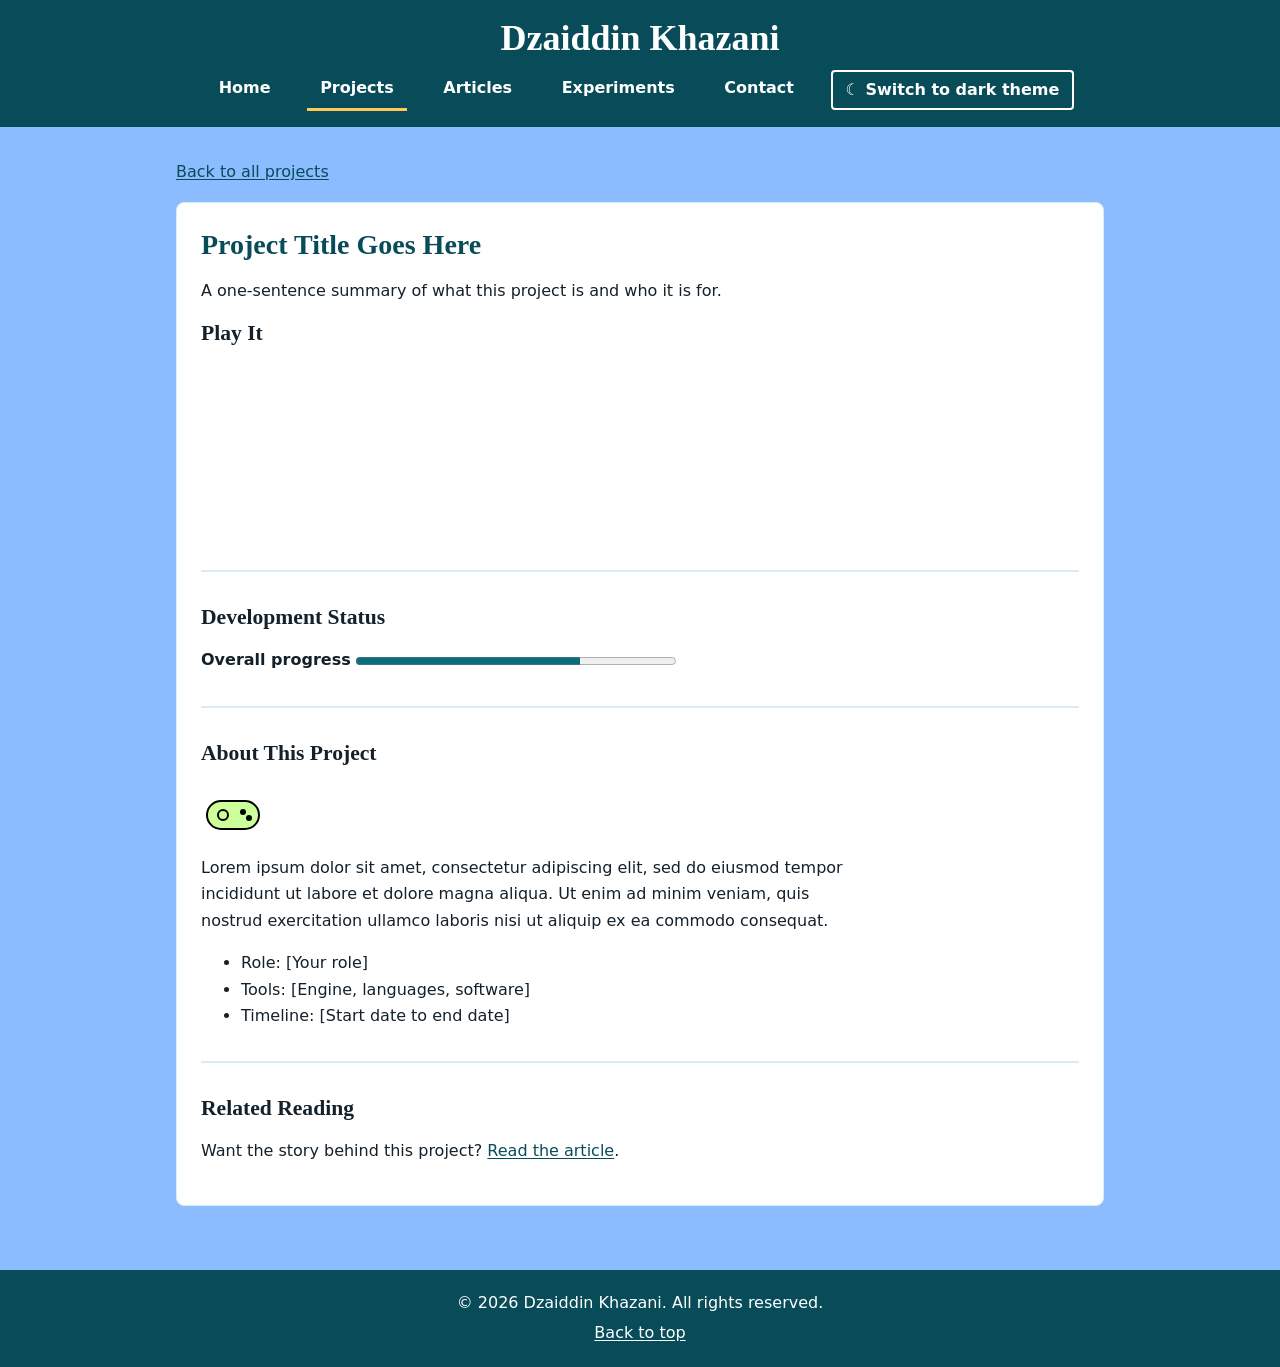
<file: projects/projects_template.html>
<!DOCTYPE html>
<html lang="en">
<head>
  <meta charset="utf-8">
  <meta name="viewport" content="width=device-width, initial-scale=1">
  <meta name="description" content="Project template: a reusable layout for my project pages.">
  <title>[Project Title] | Dzaiddin Khazani</title>
  <link rel="icon" href="../images/favicon.svg" type="image/svg+xml">
  <link rel="stylesheet" href="../css/style.css">
  <script src="../scripts/theme.js"></script>
</head>
<body>


  <header>
    <h1>Dzaiddin Khazani</h1>

    <nav aria-label="Primary">
      <ul>
        <li><a href="../index.html">Home</a></li>
        <li><a href="index.html" aria-current="page">Projects</a></li>
        <li><a href="../articles/index.html">Articles</a></li>
        <li><a href="../experiments.html">Experiments</a></li>
        <li><a href="../index.html#contact">Contact</a></li>
      </ul>
    </nav>
  </header>

  <main id="main">
    <p><a href="index.html">Back to all projects</a></p>

    <article>
      <header>
        <h2>Project Title Goes Here</h2>
        <p>A one-sentence summary of what this project is and who it is for.</p>
      </header>

      <section>
        <h3>Play It</h3>
        <!-- Replace the src with the embed URL from your itch.io project page -->
        <iframe src="https://itch.io/embed/0000000" width="552" height="167" loading="lazy"
                title="[Project Title] on itch.io">
          <a href="https://itch.io/">View [Project Title] on itch.io</a>
        </iframe>
        <noscript>
          <p>JavaScript is needed to play the embedded demo. Please enable it or visit the itch.io page directly.</p>
        </noscript>
      </section>

      <section>
        <h3>Development Status</h3>
        <p>
          <label for="dev-progress">Overall progress</label>
          <progress id="dev-progress" value="70" max="100">70%</progress>
        </p>
      </section>

      <section>
        <h3>About This Project</h3>
        <svg width="64" height="64" viewBox="0 0 64 64" role="img" aria-labelledby="platform-icon-title">
          <title id="platform-icon-title">Game controller icon</title>
          <rect x="6" y="18" width="52" height="28" rx="14" fill="#ccff99" stroke="black" stroke-width="2"/>
          <circle cx="22" cy="32" r="5" fill="none" stroke="black" stroke-width="2"/>
          <circle cx="42" cy="29" r="3" fill="black"/>
          <circle cx="48" cy="35" r="3" fill="black"/>
        </svg>
        <p>
          Lorem ipsum dolor sit amet, consectetur adipiscing elit, sed do
          eiusmod tempor incididunt ut labore et dolore magna aliqua. Ut enim
          ad minim veniam, quis nostrud exercitation ullamco laboris nisi ut
          aliquip ex ea commodo consequat.
        </p>
        <ul>
          <li>Role: [Your role]</li>
          <li>Tools: [Engine, languages, software]</li>
          <li>Timeline: [Start date to end date]</li>
        </ul>
      </section>

      <section>
        <h3>Related Reading</h3>
        <p>
          Want the story behind this project?
          <a href="../articles/article-template.html">Read the article</a>.
        </p>
      </section>
    </article>
  </main>

  <footer>
    <p>&copy; 2026 Dzaiddin Khazani. All rights reserved.</p>
    <p><a href="#main">Back to top</a></p>
  </footer>

</body>
</html>
</file>
<file: css/style.css>
/* Setting custom properties */

/* Light theme (default, also used when JavaScript is off) */
:root{
    color-scheme: light;

    --color-bg: #8abcff;
    --color-surface: #ffffff;
    --color-text: #14212b;
    --color-muted: #4a5b68;
    --color-heading: #084c59;

    --color-link: #084c59;
    --color-link-hover: #052f38;
    --color-link-visited: #4b2a7a;

    --color-accent: #0b6e7f;
    --color-accent-soft: #d6eef2;

    --color-header-bg: #084c59;
    --color-header-text: #ffffff;
    --color-nav-hover-bg: #0b6e7f;

    --color-focus: #7a3b00;          /* on page and card surfaces */
    --color-focus-on-dark: #ffc857;  /* on the header and footer */

    --color-input-bg: #ffffff;
    --color-input-border: #4a5b68;

    --color-button-bg: #0b6e7f;
    --color-button-hover: #084c59;
    --color-button-text: #ffffff;
    --color-button-border: #0b6e7f;

    --font-body: system-ui, -apple-system, "Segoe UI", Roboto, Arial, sans-serif;
    --font-heading: Georgia, "Times New Roman", serif;

    --max-width: 60rem;
    --space: 1rem;
    --radius: 0.5rem;
}

/* Dark theme: only the shared colors change */
:root[data-theme="dark"]{
    color-scheme: dark;

    --color-bg: #0e1620;
    --color-surface: #172230;
    --color-text: #e6edf3;
    --color-muted: #a7b3c0;
    --color-heading: #7fd1e0;

    --color-link: #7fd1e0;
    --color-link-hover: #b4e6ef;
    --color-link-visited: #c9b8ff;

    --color-accent: #7fd1e0;
    --color-accent-soft: #24384a;

    --color-header-bg: #0a2530;
    --color-header-text: #ffffff;
    --color-nav-hover-bg: #14505f;

    --color-focus: #ffc857;
    --color-focus-on-dark: #ffc857;

    --color-input-bg: #0e1620;
    --color-input-border: #8a9bab;

    --color-button-bg: #0b6e7f;
    --color-button-hover: #084c59;
    --color-button-text: #ffffff;
    --color-button-border: #7fd1e0;
}

/*base and typography*/

*,
*::before,
*::after{
    box-sizing: border-box;
}

body{
    font-family: var(--font-body);
    color: var(--color-text);
    background: var(--color-bg);
    line-height: 1.65;
    margin: 0;
}

h1,
h2,
h3,
h4{
    font-family: var(--font-heading);
    line-height: 1.25;
    margin: 0 0 var(--space);
}

h1 { font-size: 2.25rem; }
h2 { font-size: 1.75rem; color: var(--color-heading); }
h3 { font-size: 1.35rem; }
h4 { font-size: 1.1rem; }

p,
ul,
ol{
    margin:0 0 var(--space);
}

p {
  max-width: 65ch;
}
 
a {
  color: var(--color-link);
  text-underline-offset: 0.15em;
}

a:visited {
  color: var(--color-link-visited);
}
 
code {
  background: var(--color-accent-soft);
  padding: 0.1em 0.35em;
  border-radius: 0.25rem;
}

/* ===== 3. Header and navigation ===== */
body > header {
  background: var(--color-header-bg);
  color: var(--color-header-text);
  padding: var(--space);
  text-align: center;
}
 
body > header h1 {
  margin-bottom: 0.5rem;
}
 
/* Target: the <ul> that is a direct child of <nav> (child combinator) */
nav > ul {
  display: flex;
  flex-wrap: wrap;
  justify-content: center;
  align-items: center;
  gap: 0.5rem 1.5rem;
  list-style: none;
  margin: 0;
  padding: 0;
}
 
/* Target: every link anywhere inside <nav> (descendant combinator) */
nav a {
  display: inline-block;
  color: var(--color-header-text);
  padding: 0.4em 0.8em;
  border-bottom: 3px solid transparent;
  text-decoration: none;
  font-weight: 600;
}
 
nav a:visited {
  color: var(--color-header-text);
}
 
/* Target: the nav link for the page you are currently on (attribute selector) */
a[aria-current="page"] {
  border-bottom-color: var(--color-focus-on-dark);
}
 
/* Target: the skip link placed directly inside <body> (attribute selector).
   Hidden off-screen until it receives keyboard focus. */
body > a[href="#main"] {
  position: absolute;
  left: -999rem;
  background: var(--color-surface);
  padding: 0.5em 1em;
}
 
body > a[href="#main"]:focus {
  left: var(--space);
  top: var(--space);
  z-index: 10;
}

/* ===== Theme toggle (created by scripts/theme.js) ===== */
.theme-toggle {
  font: inherit;
  font-weight: 600;
  color: var(--color-header-text);
  background: transparent;
  border: 2px solid var(--color-header-text);
  border-radius: 0.25rem;
  padding: 0.3em 0.8em;
  cursor: pointer;
}

.theme-toggle:hover {
  color: var(--color-header-text);
  background: var(--color-nav-hover-bg);
  border-color: var(--color-header-text);
}

/* ===== 4. Main content and sections ===== */
main {
  max-width: var(--max-width);
  margin: 0 auto;
  padding: calc(var(--space) * 2) var(--space);
}
 
/* Target: any <section> that directly follows another <section>
   (adjacent sibling combinator), to separate stacked sections */
section + section {
  margin-top: calc(var(--space) * 2);
  padding-top: calc(var(--space) * 2);
  border-top: 2px solid var(--color-accent-soft);
}
 
#about picture,
#about img {
  display: block;
  border-radius: 50%;
  margin-bottom: var(--space);
}
 
#about img {
  max-width: 100%;
  height: auto;
  object-fit: cover;
}
 
#about [role="group"] {
  display: flex;
  flex-wrap: wrap;
  gap: 0.75rem;
}
 
progress {
  width: 100%;
  max-width: 20rem;
  accent-color: var(--color-accent);
}
 
svg {
  max-width: 100%;
  height: auto;
}

/* ===== 5. Cards (projects and articles) ===== */
/* Add class="card-grid" to a wrapper <div> and class="card" to each <article> */
.card-grid {
  display: grid;
  grid-template-columns: repeat(3, 1fr);
  gap: calc(var(--space) * 1.5);
  margin-top: calc(var(--space) * 1.5);
}
 
.card {
  background: var(--color-surface);
  border: 1px solid var(--color-accent-soft);
  border-radius: var(--radius);
  padding: var(--space);
  margin-bottom: var(--space);
}
 
.card-grid .card {
  margin-bottom: 0;
}
 
.card img {
  display: block;
  width: 100%;
  height: auto;
  border-radius: 0.25rem;
  margin-bottom: 0.75rem;
}
 
.card h3 {
  margin-bottom: 0.5rem;
}
 
.card p:last-child {
  margin-bottom: 0;
}
 
.card a {
  text-decoration: none;
}

main > article,
.intro {
  background: var(--color-surface);
  border: 1px solid var(--color-accent-soft);
  border-radius: var(--radius);
  padding: calc(var(--space) * 1.5);
}

.intro p{
  max-width: none;
}

/* ===== 6. Media ===== */
img,
video,
canvas,
iframe {
  max-width: 100%;
}
 
img,
video {
  height: auto;
}
 
audio {
  width: 100%;
  max-width: 30rem;
}
 
iframe {
  border: 0;
}
 
 
/* ===== 7. Forms and buttons ===== */
fieldset {
  border: 2px solid var(--color-accent-soft);
  border-radius: var(--radius);
  background: var(--color-surface);
  padding: var(--space);
  margin: 0;
  width: 100%;
  min-width: none;
  max-width: 40rem;
}

fieldset p{
    max-width: none;
}
 
legend {
  font-family: var(--font-heading);
  font-weight: bold;
  font-size: 1.15rem;
  float: left;
  width: 100%;
  padding: 0;
  margin: 0 0 var(--space);
}

legend + p {
    clear: both;
}
 
label {
  font-weight: 600;
}
 
/* Target: any form field that directly follows its <label>
   (adjacent sibling combinator), so it sits on its own line */
label + input,
label + textarea {
  display: block;
  margin-top: 0.25rem;
}
 
/* Target: text-like inputs and the textarea (attribute selectors) */
input[type="text"],
input[type="email"],
textarea {
  width: 100%;
  font: inherit;
  color: var(--color-text);
  background: var(--color-input-bg);
  border: 2px solid var(--color-input-border);
  border-radius: 0.25rem;
  padding: 0.5em 0.75em;
}
 
button {
  font: inherit;
  font-weight: 600;
  color: var(--color-button-text);
  background: var(--color-button-bg);
  border: 2px solid var(--color-button-border);
  border-radius: 0.25rem;
  padding: 0.6em 1.2em;
  cursor: pointer;
}
 
 
/* ===== 8. Footer ===== */
body > footer {
  background: var(--color-header-bg);
  color: var(--color-header-text);
  text-align: center;
  padding: var(--space);
  margin-top: calc(var(--space) * 2);
}
 
body > footer p {
  margin: 0.25rem auto;
}
 
body > footer a,
body > footer a:visited {
  color: var(--color-header-text);
}

/* ===== 9. Hover and focus ===== */
a:hover {
  color: var(--color-link-hover);
  text-decoration-thickness: 2px;
}
 
nav a:hover {
  color: var(--color-header-text);
  background: var(--color-nav-hover-bg);
}
 
body > footer a:hover {
  color: var(--color-header-text);
  background: var(--color-nav-hover-bg);
}
 
button:hover {
  background: var(--color-button-hover);
  border-color: var(--color-button-border);
}

/* Keep the theme toggle's own hover look (same specificity, later in file) */
.theme-toggle:hover {
  background: var(--color-nav-hover-bg);
  border-color: var(--color-header-text);
}
 
.card:hover {
  border-color: var(--color-accent);
}
 
/* Visible focus for every interactive element (outline is replaced, never removed) */
a:focus-visible,
button:focus-visible,
input:focus-visible,
textarea:focus-visible,
iframe:focus-visible {
  outline: 3px solid var(--color-focus);
  outline-offset: 3px;
}

/* Header and footer are dark in both themes, so they need a light focus ring */
body > header :focus-visible,
body > footer :focus-visible {
  outline-color: var(--color-focus-on-dark);
}

/* ===== 10. Narrow-screen layout ===== */
@media (max-width: 40rem) {
  h1 { font-size: 1.85rem; }
  h2 { font-size: 1.5rem; }
 
  /* Navigation stacks into a full-width vertical list */
  nav > ul {
    flex-direction: column;
    align-items: stretch;
    gap: 0.25rem;
  }
 
  nav a {
    display: block;
    text-align: center;
    padding: 0.7em 0.8em;
  }

  .theme-toggle {
    width: 100%;
    padding: 0.7em 0.8em;
  }
 
  /* Cards go from three columns to one */
  .card-grid {
    grid-template-columns: 1fr;
  }
 
  /* Buttons become easier to tap */
  #about [role="group"] button,
  form button {
    width: 100%;
  }
}
 
/* Middle widths: two columns of cards */
@media (min-width: 40.01rem) and (max-width: 56rem) {
  .card-grid {
    grid-template-columns: repeat(2, 1fr);
  }
}

/* ===== 11. View transition (theme switch) ===== */
/* The default cross-fade is used. If reduced motion is requested, remove it
   (scripts/theme.js also skips startViewTransition in that case). */
@media (prefers-reduced-motion: reduce) {
  ::view-transition-group(*),
  ::view-transition-old(*),
  ::view-transition-new(*) {
    animation: none !important;
  }
}
</file>
<file: css/part1.css>
/* ---------- Design tokens ---------- */
 
/* Light theme: the default. form-no-js.html never changes it. */
:root {
  color-scheme: light;
 
  --color-bg: #f7f8fa;
  --color-surface: #ffffff;
  --color-text: #1a1a1a;
  --color-muted: #4a4f57;
  --color-border: #5a5a5a;
  --color-border-soft: #d0d4da;
  --color-accent: #0b57d0;
  --color-accent-dark: #083f9a;
  --color-header-bg: #14213d;
  --color-header-text: #ffffff;
 
  --color-input-bg: #ffffff;
  --color-focus: #0b57d0;
 
  --color-button-bg: #0b57d0;
  --color-button-hover: #083f9a;
  --color-button-border: #0b57d0;
  --color-button-text: #ffffff;
 
  --color-invalid: #b00020;
  --color-invalid-bg: #fff4f5;
  --color-invalid-text: #8c0019;
  --color-valid: #1b6e2d;
  --color-valid-bg: #f3faf4;
 
  --color-info-bg: #eef2f8;
  --color-warn-border: #8a5a00;
  --color-warn-bg: #fff6dc;
  --color-limit-border: #14213d;
  --color-limit-bg: #e8eefc;
 
  --font-body: system-ui, -apple-system, "Segoe UI", Roboto, Helvetica, Arial, sans-serif;
  --radius: 4px;
  --space: 1rem;
  --content-width: 48rem;
}
 
/* Dark theme: only the shared colors change */
:root[data-theme="dark"] {
  color-scheme: dark;
 
  --color-bg: #0f1623;
  --color-surface: #182233;
  --color-text: #e8edf3;
  --color-muted: #aab5c3;
  --color-border: #8d9bb0;
  --color-border-soft: #3a475c;
  --color-accent: #7db3ff;
  --color-accent-dark: #b3d3ff;
  --color-header-bg: #0a1020;
  --color-header-text: #ffffff;
 
  --color-input-bg: #0f1623;
  --color-focus: #ffc857;
 
  --color-button-bg: #0b57d0;
  --color-button-hover: #083f9a;
  --color-button-border: #7db3ff;
  --color-button-text: #ffffff;
 
  --color-invalid: #ff6b81;
  --color-invalid-bg: #2e131b;
  --color-invalid-text: #ff9aa8;
  --color-valid: #6fd08a;
  --color-valid-bg: #12261a;
 
  --color-info-bg: #1f2b40;
  --color-warn-border: #f0b94a;
  --color-warn-bg: #3a2e10;
  --color-limit-border: #9bb8f0;
  --color-limit-bg: #1d3052;
}
 
/* ---------- Reset / base ---------- */
*,
*::before,
*::after {
  box-sizing: border-box;
}
 
html {
  -webkit-text-size-adjust: 100%;
}
 
body {
  margin: 0;
  min-height: 100vh;
  display: flex;
  flex-direction: column;
  font-family: var(--font-body);
  font-size: 1.0625rem;
  line-height: 1.6;
  color: var(--color-text);
  background: var(--color-bg);
}
 
img,
svg,
video {
  max-width: 100%;
  height: auto;
}
 
h1, h2, h3 {
  line-height: 1.25;
  margin: 0 0 0.75rem;
}
 
h1 { font-size: 2rem; }
h2 { font-size: 1.5rem; }
h3 { font-size: 1.2rem; }
 
p {
  margin: 0 0 1rem;
  max-width: 65ch;
}
 
a {
  color: var(--color-accent);
  text-underline-offset: 0.15em;
}
 
a:hover {
  color: var(--color-accent-dark);
}
 
/* Visible keyboard focus everywhere */
a:focus-visible,
button:focus-visible,
input:focus-visible,
textarea:focus-visible,
select:focus-visible {
  outline: 3px solid var(--color-focus);
  outline-offset: 2px;
}
 
/* ---------- Header & navigation ---------- */
header {
  background: var(--color-header-bg);
  color: var(--color-header-text);
}
 
header nav ul {
  display: flex;
  flex-wrap: wrap;
  align-items: center;
  gap: 0.5rem 1.5rem;
  margin: 0;
  padding: 1rem;
  list-style: none;
  max-width: var(--content-width);
  margin-inline: auto;
}
 
header nav a {
  color: var(--color-header-text);
  text-decoration: none;
  padding: 0.25rem 0.1rem;
  border-bottom: 2px solid transparent;
}
 
header nav a:hover,
header nav a[aria-current="page"] {
  color: var(--color-header-text);
  border-bottom-color: var(--color-header-text);
}
 
header nav a:focus-visible {
  outline-color: #ffffff;
}
 
/* ---------- Theme toggle (created by scripts/theme.js) ---------- */
.theme-toggle {
  font: inherit;
  font-weight: 600;
  color: var(--color-header-text);
  background: transparent;
  border: 2px solid var(--color-header-text);
  border-radius: var(--radius);
  padding: 0.25rem 0.75rem;
  cursor: pointer;
}
 
.theme-toggle:hover {
  background: rgba(255, 255, 255, 0.18);
}
 
.theme-toggle:focus-visible {
  outline-color: #ffffff;
}
 
/* When a page's nav has no list, the script puts the button straight in the nav */
header nav > .theme-toggle {
  margin: 0.75rem 1rem;
}
 
/* ---------- Main content ---------- */
main {
  flex: 1;
  width: 100%;
  max-width: var(--content-width);
  margin-inline: auto;
  padding: 2rem 1rem;
}
 
/* ---------- Footer ---------- */
footer {
  padding: 1rem;
  text-align: center;
  color: var(--color-muted);
  border-top: 1px solid var(--color-border-soft);
}
 
footer p {
  margin: 0 auto;
}
 
/* ==========================================================
   Contact form
   ========================================================== */
.contact-form {
  display: flex;
  flex-direction: column;   /* labels above controls */
  gap: 1.25rem;
  width: 100%;
  max-width: 36rem;
  padding: 1.5rem;
  background: var(--color-surface);
  border: 1px solid var(--color-border-soft);
  border-radius: var(--radius);
}
 
.form-field {
  display: flex;
  flex-direction: column;
  gap: 0.4rem;
}
 
.contact-form label {
  font-weight: 600;
}
 
.contact-form input[type="text"],
.contact-form input[type="email"],
.contact-form textarea {
  width: 100%;
  padding: 0.65rem 0.75rem;
  font: inherit;
  color: var(--color-text);
  background: var(--color-input-bg);
  border: 2px solid var(--color-border);
  border-radius: var(--radius);
}
 
.contact-form textarea {
  min-height: 8rem;
  resize: vertical;
}
 
.contact-form button {
  align-self: flex-start;
  padding: 0.7rem 1.5rem;
  font: inherit;
  font-weight: 600;
  color: var(--color-button-text);
  background: var(--color-button-bg);
  border: 2px solid var(--color-button-border);
  border-radius: var(--radius);
  cursor: pointer;
}
 
.contact-form button:hover {
  background: var(--color-button-hover);
}
/* ---------- Validation (no JavaScript) ---------- */
 
/* Instructions block */
#form-help {
  max-width: 36rem;
  margin-bottom: 1.5rem;
}
 
#form-help ul {
  margin: 0;
  padding-left: 1.25rem;
}
 
.required-mark {
  font-weight: 400;
  color: var(--color-muted);
}
 
/* Reserve room for the status icon on every field, so nothing shifts
   when a field becomes valid or invalid. Border width never changes. */
.contact-form input[type="text"],
.contact-form input[type="email"],
.contact-form textarea {
  padding-right: 2.75rem;
  background-repeat: no-repeat;
  background-size: 1.25rem 1.25rem;
  background-position: right 0.75rem center;
}
 
.contact-form textarea {
  background-position: right 0.75rem top 0.75rem;
}
 
/* Required fields: a thick inset bar on the left edge (not color alone,
   and shown on page load without looking like an error) */
.contact-form :required {
  box-shadow: inset 5px 0 0 0 var(--color-accent);
}
 
/* Invalid after the user has interacted or tried to submit.
   Cues: color + dashed border + inset bar + "x" icon + the
   browser's own validation message. */
.contact-form :user-invalid {
  border-style: dashed;
  border-color: var(--color-invalid);
  background-color: var(--color-invalid-bg);
  box-shadow: inset 5px 0 0 0 var(--color-invalid);
  background-image: url("data:image/svg+xml,%3Csvg xmlns='http://www.w3.org/2000/svg' viewBox='0 0 20 20'%3E%3Ccircle cx='10' cy='10' r='9' fill='%23b00020'/%3E%3Cpath d='M6.5 6.5l7 7M13.5 6.5l-7 7' stroke='white' stroke-width='2' stroke-linecap='round'/%3E%3C/svg%3E");
}
 
/* Valid after the user has interacted: solid border + check icon */
.contact-form :user-valid {
  border-style: solid;
  border-color: var(--color-valid);
  background-color: var(--color-valid-bg);
  box-shadow: inset 5px 0 0 0 var(--color-valid);
  background-image: url("data:image/svg+xml,%3Csvg xmlns='http://www.w3.org/2000/svg' viewBox='0 0 20 20'%3E%3Ccircle cx='10' cy='10' r='9' fill='%231b6e2d'/%3E%3Cpath d='M5.5 10.5l3 3 6-6.5' fill='none' stroke='white' stroke-width='2' stroke-linecap='round' stroke-linejoin='round'/%3E%3C/svg%3E");
}
 
/* Dark theme: lighter icon circles with dark symbols, so they stand out */
:root[data-theme="dark"] .contact-form :user-invalid {
  background-image: url("data:image/svg+xml,%3Csvg xmlns='http://www.w3.org/2000/svg' viewBox='0 0 20 20'%3E%3Ccircle cx='10' cy='10' r='9' fill='%23ff6b81'/%3E%3Cpath d='M6.5 6.5l7 7M13.5 6.5l-7 7' stroke='%232e131b' stroke-width='2' stroke-linecap='round'/%3E%3C/svg%3E");
}
 
:root[data-theme="dark"] .contact-form :user-valid {
  background-image: url("data:image/svg+xml,%3Csvg xmlns='http://www.w3.org/2000/svg' viewBox='0 0 20 20'%3E%3Ccircle cx='10' cy='10' r='9' fill='%236fd08a'/%3E%3Cpath d='M5.5 10.5l3 3 6-6.5' fill='none' stroke='%2312261a' stroke-width='2' stroke-linecap='round' stroke-linejoin='round'/%3E%3C/svg%3E");
}
 
/* Focus stays visible in every validation state */
.contact-form input:focus-visible,
.contact-form textarea:focus-visible {
  outline: 3px solid var(--color-focus);
  outline-offset: 2px;
}
 
/* ---------- Narrow screens ---------- */
@media (max-width: 480px) {
  h1 { font-size: 1.6rem; }
 
  main {
    padding: 1.25rem 0.75rem;
  }
 
  .contact-form {
    padding: 1rem;
  }
 
  .contact-form button {
    align-self: stretch;
  }
}
 
/* ---------- Respect user preferences ---------- */
@media (prefers-reduced-motion: reduce) {
  * {
    animation: none !important;
    transition: none !important;
    scroll-behavior: auto !important;
  }
}
 
/* ==========================================================
   JavaScript enhancements (form-with-js.html)
   ========================================================== */
 
/* Author display rules must not override the hidden attribute */
[hidden] {
  display: none !important;
}
 
/* Inline, field-specific error text. "Error:" is real text, not just color. */
.field-error {
  margin: 0;
  font-weight: 600;
  color: var(--color-invalid-text);
}
 
.field-error:empty {
  display: none;
}
 
.field-error::before {
  content: "Error: ";
  font-weight: 700;
}
 
/* Shared box style for the two message areas */
.info-area,
.error-panel {
  padding: 0.9rem 1rem;
  border: 2px solid var(--color-border);
  border-radius: var(--radius);
  background: var(--color-info-bg);
}
 
.info-area h2,
.error-panel h2 {
  margin: 0 0 0.4rem;
  font-size: 1.05rem;
}
 
/* Information area: character count */
.char-count {
  margin: 0;
  font-weight: 600;
  font-variant-numeric: tabular-nums;
}
 
.length-warning {
  margin: 0.4rem 0 0;
  font-weight: 600;
}
 
.length-warning:empty {
  display: none;
}
 
/* Near the limit: amber, thick left bar, and a warning symbol */
.info-area[data-state="warning"] {
  border-color: var(--color-warn-border);
  border-left-width: 8px;
  background: var(--color-warn-bg);
}
 
.info-area[data-state="warning"] .length-warning::before {
  content: "\26A0\FE0F  ";
}
 
/* At the limit: informational (not an error), double border */
.info-area[data-state="limit"] {
  border-color: var(--color-limit-border);
  border-style: double;
  border-width: 6px;
  background: var(--color-limit-bg);
}
 
.info-area[data-state="limit"] .length-warning::before {
  content: "\2139\FE0F  ";
}
 
/* Error area */
.error-panel {
  border-color: var(--color-invalid);
  border-left-width: 8px;
  background: var(--color-invalid-bg);
}
 
.error-panel h2 {
  color: var(--color-invalid-text);
}
 
.error-panel h2::before {
  content: "\2716  ";
}
 
.error-panel ul {
  margin: 0;
  padding-left: 1.25rem;
}
 
.error-panel li {
  margin: 0.3rem 0;
}
 
.error-panel a {
  color: var(--color-invalid-text);
  font-weight: 700;
}

/* ==========================================================
   View transition (theme switch)
   ========================================================== */
/* The default cross-fade is used. If reduced motion is requested, remove it
   (scripts/theme.js also skips startViewTransition in that case). */
@media (prefers-reduced-motion: reduce) {
  ::view-transition-group(*),
  ::view-transition-old(*),
  ::view-transition-new(*) {
    animation: none !important;
  }
}
</file>
<file: part1/cheese.css>
/* ---------- Typography and inheritance ----------
   font-family, color, and line-height are set ONCE on body
   and inherited by everything else. */
body {
  font-family: Georgia, "Times New Roman", serif;
  color: #3b2f1e;
  line-height: 1.7;
  background: #fff8e7;
  margin: 0;
  padding: 0;
}

/* ---------- Layout and box model ----------
   Centered page via max-width + auto side margins, plus page padding. */
body > header,
main,
body > footer {
  max-width: 42rem;
  margin: 0 auto;
  padding: 1rem 1.5rem;
}

/* ---------- Basic selectors (element) ----------
   rem units make h1 clearly larger than h2. */
h1 {
  font-size: 2.5rem;
  line-height: 1.2;
  color: #8a4b08;
  margin-bottom: 0.25rem;
}

h2 {
  font-size: 1.5rem;
  color: #a8650f;
  border-bottom: 2px solid #f0c060;
  padding-bottom: 0.25rem;
}

/* Class selector: italicize both Latin terms */
.latin {
  font-style: italic;
}

/* ID selector: give the warning a distinct background */
#warning {
  background: #ffe0b2;
  border-left: 0.4rem solid #d9480f;
  padding: 0.75rem 1rem;
}

/* Blockquote: visible border, margin OUTSIDE the border,
   padding INSIDE it. */
blockquote {
  border: 3px solid #c98a1a;
  margin: 2rem 1rem;
  padding: 1rem 1.5rem;
  background: #fffdf5;
}

blockquote p {
  font-size: 1.25rem;
  margin: 0;
}

blockquote footer {
  font-size: 0.9rem;
  margin-top: 0.5rem;
}

/* Definition list: make the family names stand out */
dt {
  font-weight: bold;
  color: #8a4b08;
  margin-top: 1rem;
}

dd {
  margin-left: 1.5rem;
}

/* ---------- Links ---------- */
a {
  color: #1d5fa8;
}

/* Hover styling for links */
a:hover {
  color: #0b3d75;
  background: #ffe9a8;
  text-decoration: none;
}

/* ---------- Focus styling ----------
   Visible focus for links, inputs, and buttons.
   (Outlines are replaced, never removed.) */
a:focus,
input:focus,
button:focus {
  outline: 3px solid #d9480f;
  outline-offset: 2px;
}

/* ---------- Form ---------- */
fieldset {
  border: 2px solid #c98a1a;
  border-radius: 0.5rem;
}

input[type="text"] {
  font: inherit;
  padding: 0.35rem 0.5rem;
}

button {
  font: inherit;
  padding: 0.4rem 0.9rem;
  background: #f0c060;
  border: 2px solid #8a4b08;
  border-radius: 0.25rem;
  cursor: pointer;
}

button:hover {
  background: #e0a030;
}

/* ---------- Cascade in action ----------
   Two rules, same selector, same property (color), different values.
   The later rule wins because both have equal specificity (one element
   selector each), so the cascade falls back to source order and the
   last declaration is applied. No !important is used. */
em {
  color: #1d5fa8;
}

em {
  color: #b02a2a;
}
</file>
